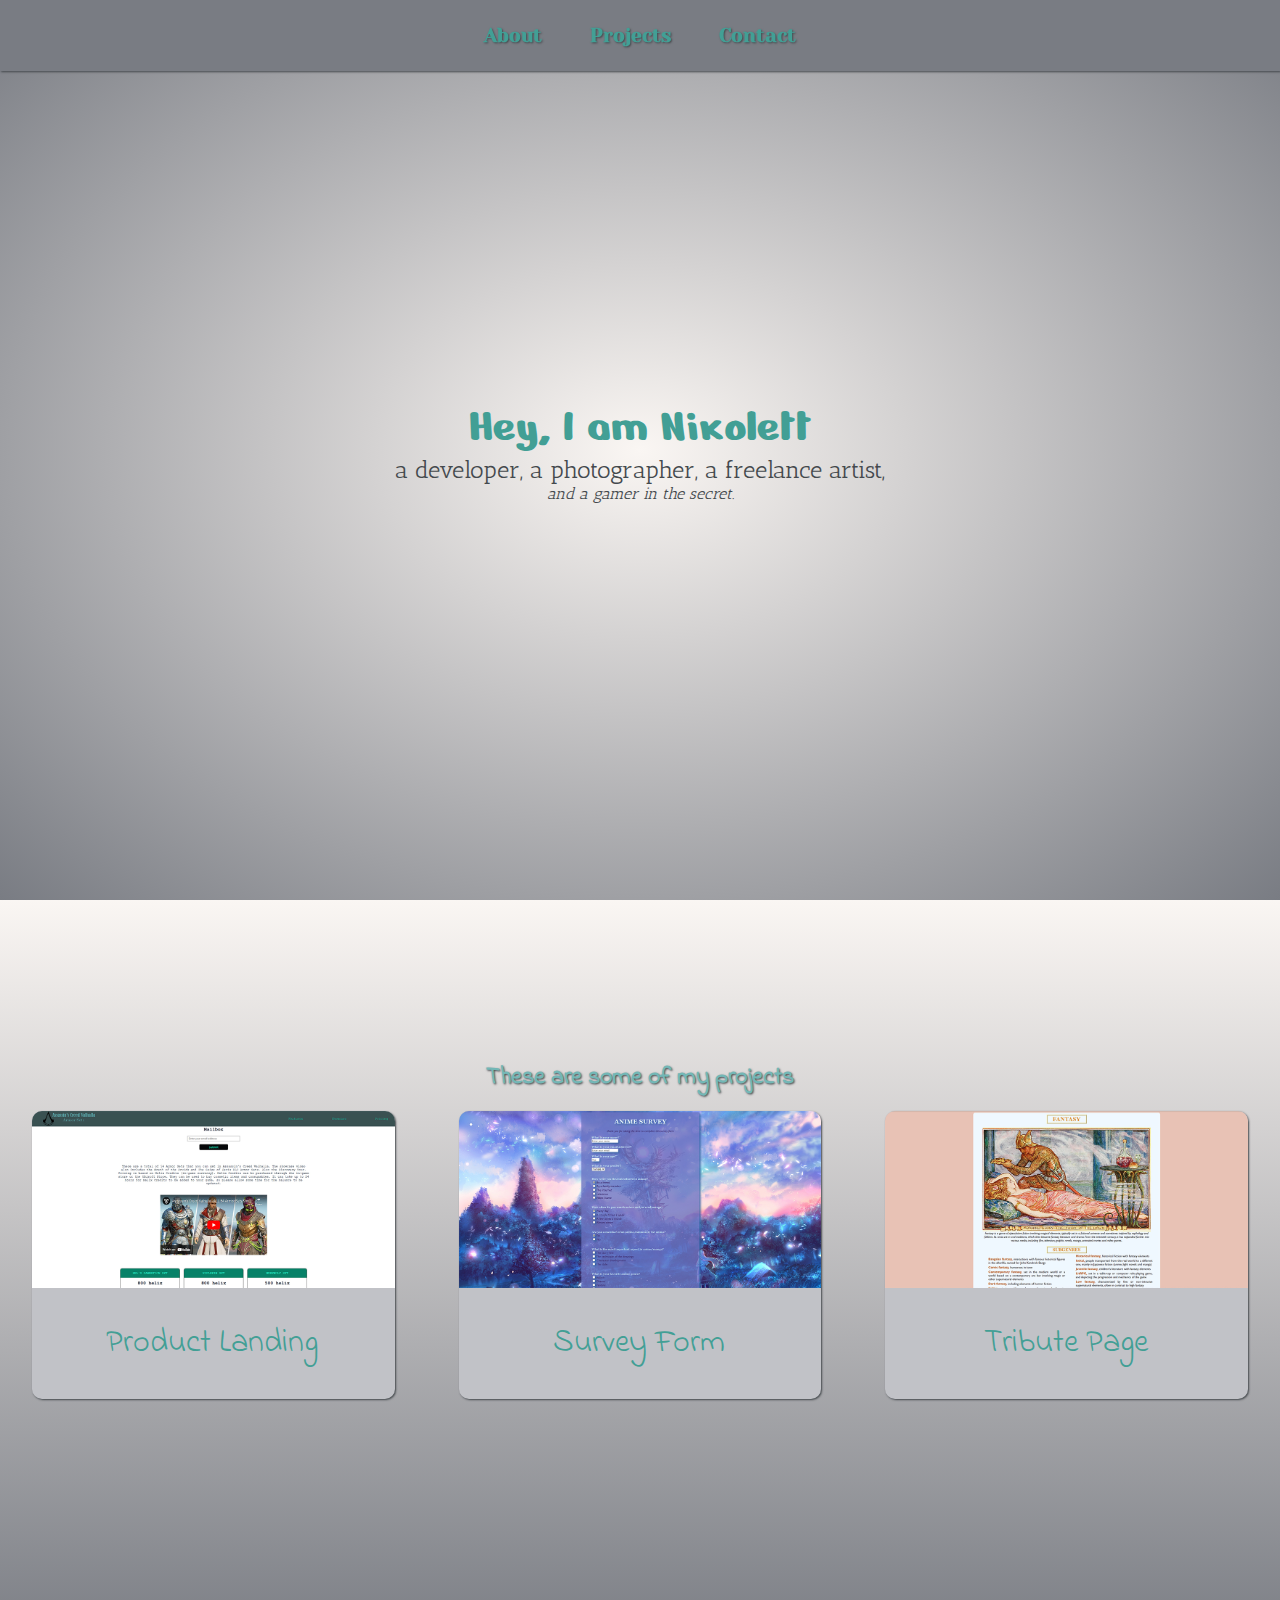
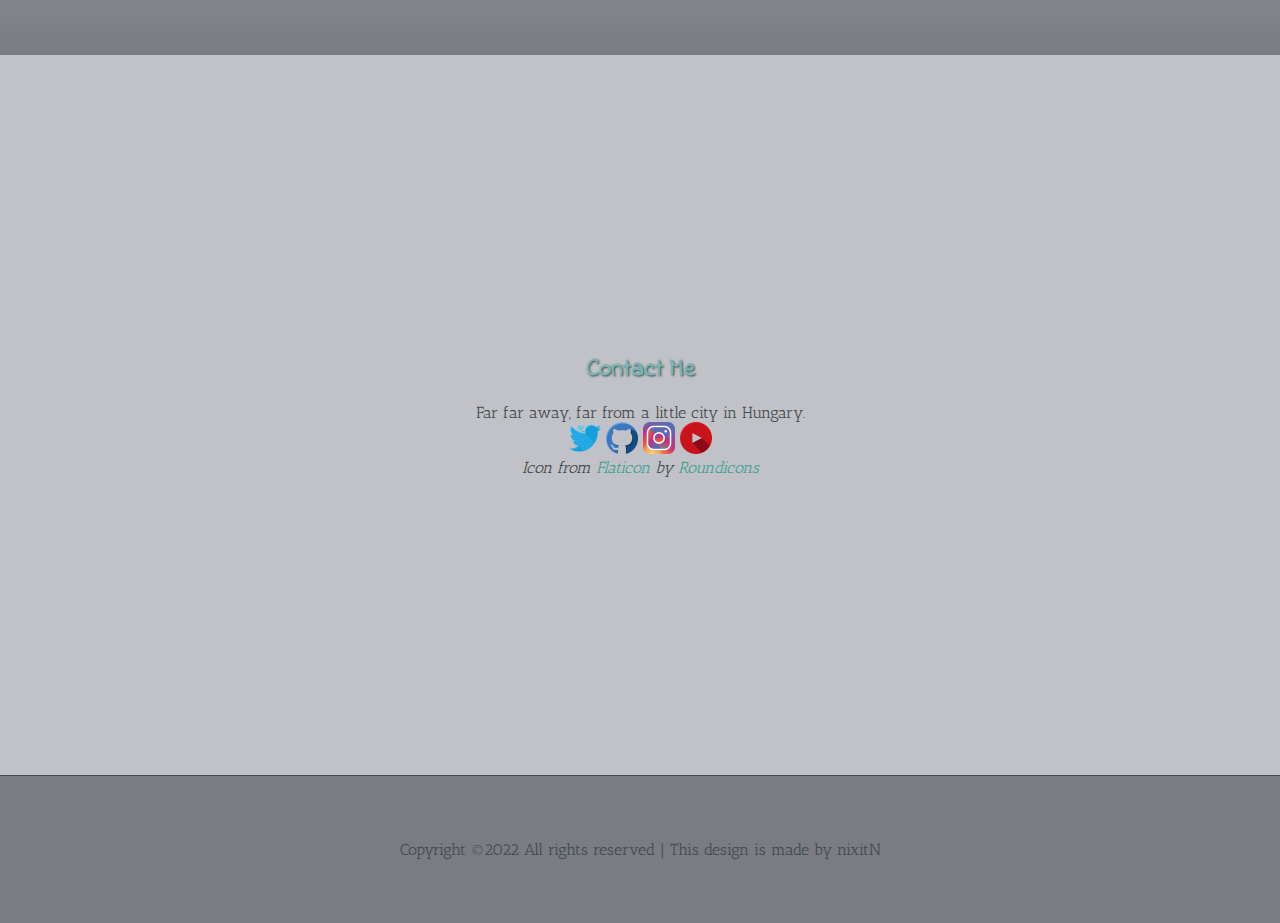
<file: personal-portfolio/index.html>
<!DOCTYPE html>
<html lang="en">
<head>
    <meta charset="UTF-8">
    <meta name="viewport" content="width=device-width, initial-scale=1.0">
    <link rel="stylesheet" href="style.css">
    <link rel="preconnect" href="https://fonts.googleapis.com">
    <link rel="preconnect" href="https://fonts.gstatic.com" crossorigin>
    <link href="https://fonts.googleapis.com/css2?family=Antic+Slab&family=Indie+Flower&family=Nerko+One&family=Yeseva+One&display=swap" rel="stylesheet">
    <title>nixitN's portfolio.</title>
</head>
<body>
  <nav id="navbar" class="navigation">
    <ul class="navigation-list">
        <li><a href="#welcome-section">About</a></li>
        <li><a href="#projects">Projects</a></li>
        <li><a href="#contact">Contact</a></li>
    </ul>
  </nav>
  
  <section id="welcome-section" class="welcome">
    <h1>Hey, I am Nikolett</h1>
    <p>a developer, a photographer, a freelance artist,</p>
    <p class="secret">and a gamer in the secret.</p>
  </section>

  <section id="projects" class="projects">
    <h2>These are some of my projects</h2>
    <div class="project-tile">
      <a href="https://github.com/nixitN/fcc-projects/tree/main/product-landing" target="_blank" class="project"><img src="images/project.jpg" alt="Product Landing">
        <p class="project-title"><span class="emblem">{</span>Product Landing<span class="emblem">}</span></p>
      </a>
      <a href="https://github.com/nixitN/fcc-projects/tree/main/survey-form" target="_blank" class="project"><img src="images/project1.jpg" alt="Survey Form">
        <p class="project-title"><span class="emblem">{</span>Survey Form<span class="emblem">}</span></p>
      </a>
      <a href="https://github.com/nixitN/fcc-projects/tree/main/tribute-page" target="_blank" class="project"><img src="images/project2.jpg" alt="Tribute Page">
        <p class="project-title"><span class="emblem">{</span>Tribute Page<span class="emblem">}</span></p>
      </a>
    </div>
  </section>

  <section id="contact" class="contact">
    <h2>Contact Me</h2>
    <p>Far far away, far from a little city in Hungary.</p>
    <p><a href="https://twitter.com/nixitNart" id="profile-link" target="_blank"><img src="images/twitter.png" alt="twitter" class="icons"></a> <a href="https://github.com/nixitn" id="profile-link" target="_blank"><img src="images/github.png" alt="github" class="icons"></a> <a href="https://www.instagram.com/nixitnart" id="profile-link" target="_blank"><img src="images/instagram.png" alt="instagram" class="icons"></a> <a href="https://www.youtube.com/@nixitn" id="profile-link" target="_blank"><img src="images/youtube.png" alt="youtube" class="icons"></a></p>
    <p><i>Icon from <a href="https://www.flaticon.com" target="_blank" rel="noopener noreferrer">Flaticon</a> by <a href="https://www.flaticon.com/authors/roundicons" target="_blank" rel="noopener noreferrer">Roundicons</a></i></p>
  </section>

  <footer>
    <p>Copyright ©2022 All rights reserved | This design is made by nixitN</p>
  </footer>
</body>
</html>
</file>
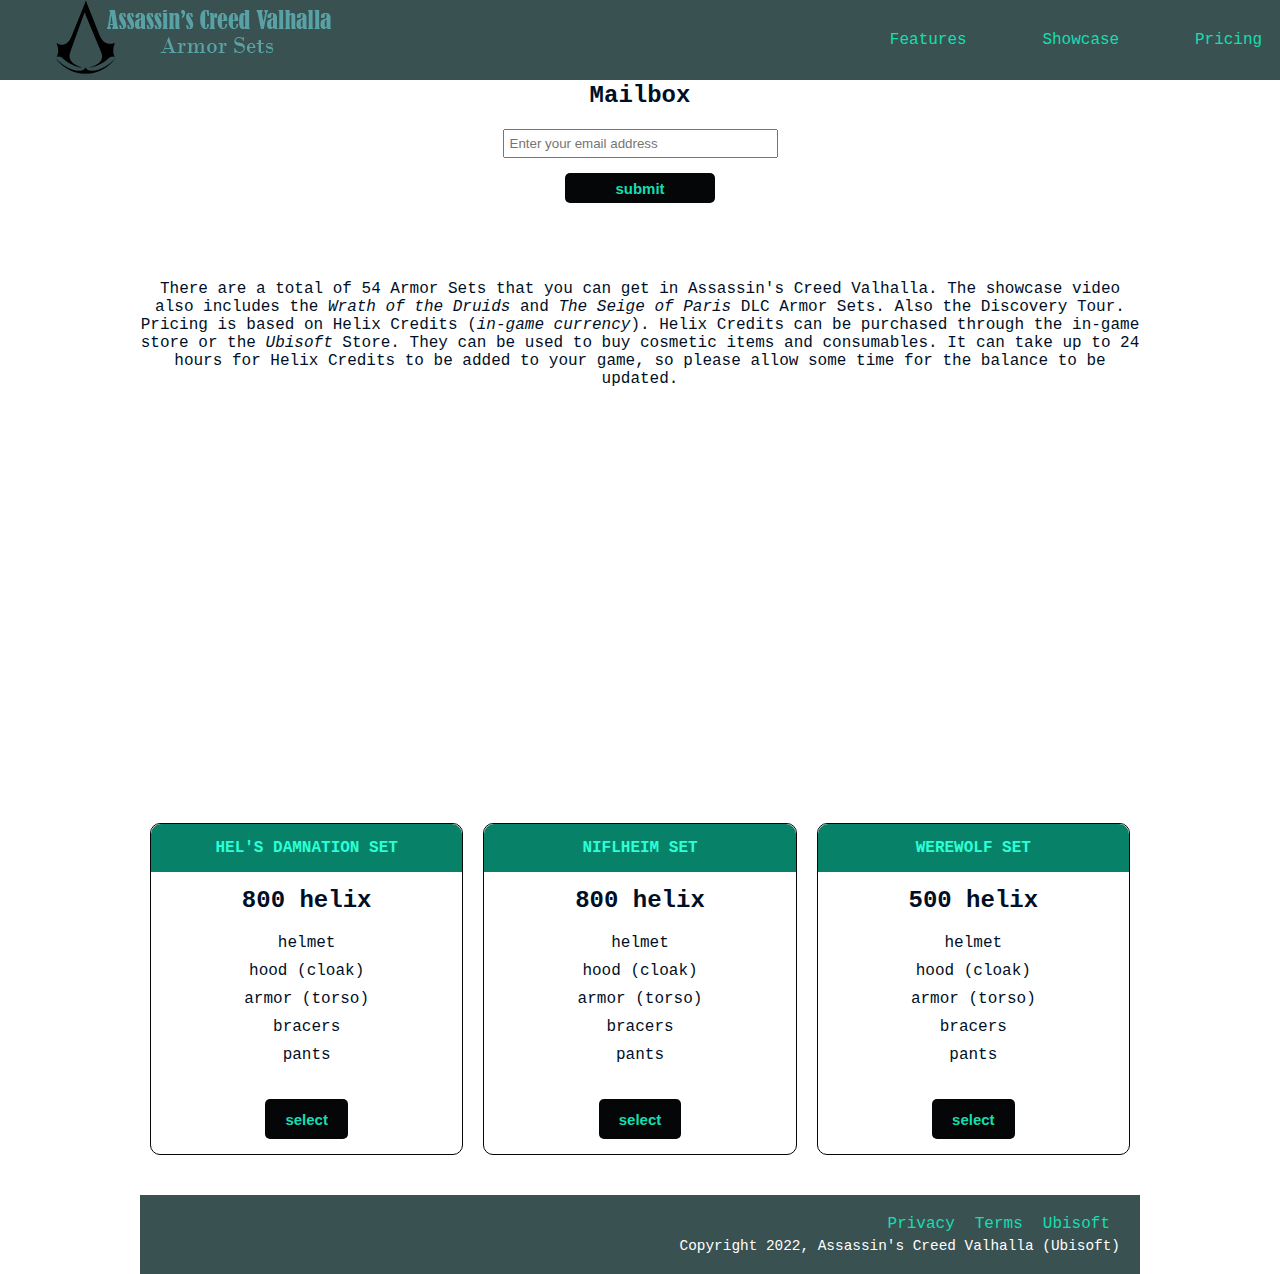
<file: product-landing/index.html>
<!DOCTYPE html>
<html lang="en">
<head>
    <meta charset="UTF-8">
    <meta name="viewport" content="width=device-width, initial-scale=1.0">
    <link rel="stylesheet" href="style.css">
    <title>AC: Valhalla's Armor Sets</title>
</head>
<body>
    <div id="wrapper">
        <header id="header">
            <div class="logo">
                <img id="header-img" src="logo.png" alt="logo here">
            </div>
            <nav id="nav-bar">
                <ul>
                    <li ><a href="#features" class="nav-link">Features</a></li>
                    <li ><a href="#showcase" class="nav-link">Showcase</a></li>
                    <li ><a href="#pricing" class="nav-link">Pricing</a></li>
                </ul>
            </nav>
        </header>

        <section id="mail-box">
            <h2>Mailbox</h2>
            <form action="https://www.freecodecamp.com/email-submit" id="form">
                <input type="email" id="email" name="email" placeholder="Enter your email address" required>
                <input type="submit" id="submit" value="Submit" class="button">
            </form>
        </section>

        <div class="container">
            <section id="features">
                <p>There are a total of 54 Armor Sets that you can get in Assassin's Creed Valhalla. The showcase video also includes the <i>Wrath of the Druids</i> and <i>The Seige of Paris</i> DLC Armor Sets. Also the Discovery Tour. Pricing is based on Helix Credits (<i>in-game currency</i>). Helix Credits can be purchased through the in-game store or the <i>Ubisoft</i> Store. They can be used to buy cosmetic items and consumables. It can take up to 24 hours for Helix Credits to be added to your game, so please allow some time for the balance to be updated.</p>
                </ul>
            </section>
            <section id="showcase">
                <iframe id="video" width="100%" height="315" src="https://www.youtube.com/embed/c3igy8fjGf0" title="All 54 Armor Sets Showcase" frameborder="0" allow="accelerometer; autoplay; clipboard-write; encrypted-media; gyroscope; picture-in-picture" allowfullscreen></iframe>
            </section>
            <section id="pricing">
                <div class="set" id="hels-damnation-set">
                    <div class="armor">Hel's Damnation Set</div>
                    <h2>800 helix</h2>
                    <ol>
                        <li>helmet</li>
                        <li>hood (cloak)</li>
                        <li>armor (torso)</li>
                        <li>bracers</li>
                        <li>pants</li>
                    </ol>
                    <button class="button">Select</button>
                </div>
                <div class="set" id="niflheim-set">
                    <div class="armor">Niflheim Set</div>
                    <h2>800 helix</h2>
                    <ol>
                        <li>helmet</li>
                        <li>hood (cloak)</li>
                        <li>armor (torso)</li>
                        <li>bracers</li>
                        <li>pants</li>
                    </ol>
                    <button class="button">Select</button>
                </div>
                <div class="set" id="werewolf-set">
                    <div class="armor">Werewolf Set</div>
                    <h2>500 helix</h2>
                    <ol>
                        <li>helmet</li>
                        <li>hood (cloak)</li>
                        <li>armor (torso)</li>
                        <li>bracers</li>
                        <li>pants</li>
                    </ol>
                    <button class="button">Select</button>
                </div>
            </section>
            <footer>
                <ul>
                    <li><a href="#">Privacy</a></li>
                    <li><a href="#">Terms</a></li>
                    <li><a href="https://www.ubisoft.com/en-gb/" target="_blank">Ubisoft</a></li>
                </ul>
                <span>Copyright 2022, Assassin's Creed Valhalla (Ubisoft)</span>
            </footer>
        </div>
    </div>   
</body>
</html>
</file>
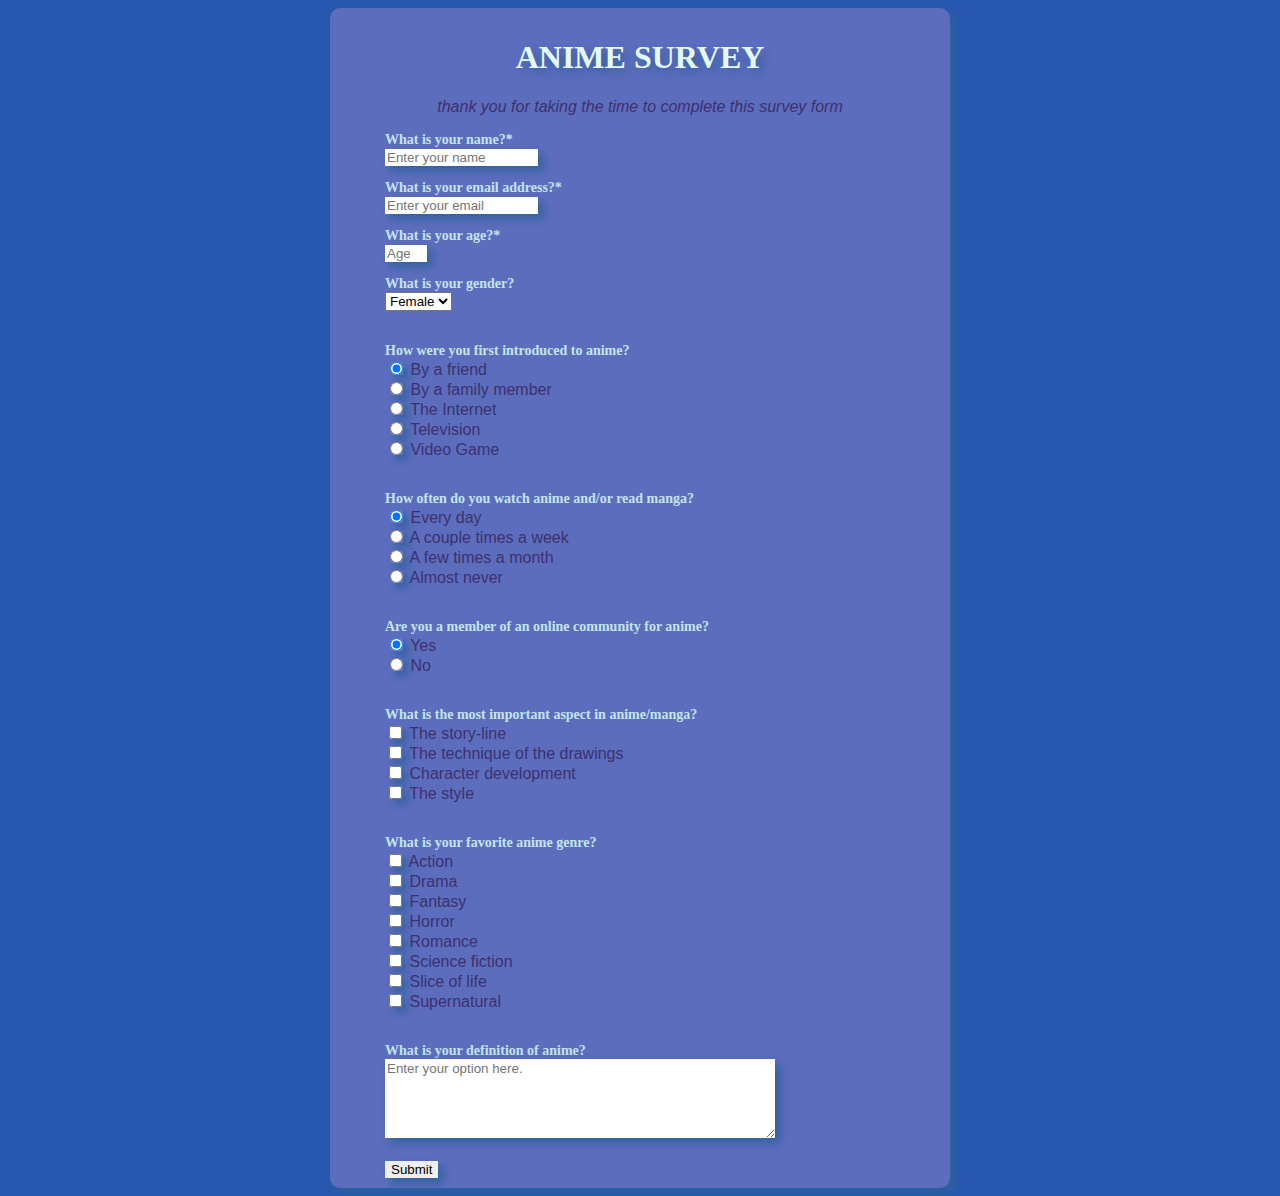
<file: survey-form/index.html>
<!DOCTYPE html>
<html>
<head>
    <meta charset="UTF-8">
    <title>Survey Form</title>
    <link rel="stylesheet" href="style.css">
</head>
<body>
    
    <div id="content">
        <div id="header">
            <h1 id="title">Anime Survey</h1>
            <p id="description">Thank you for taking the time to complete this survey form</p>
        </div>

        <form id="survey-form">
            <label for="name" id="name-label"><h3>What is your name?*</h3></label>
            <input id="name" type="text" name="name" placeholder="Enter your name" required><br>

            <label for="email" id="email-label"><h3>What is your email address?*</h3></label>
            <input id="email" type="email" name="email" placeholder="Enter your email" required><br>

            <label for="age" id="number-label"><h3>What is your age?*</h3></label>
            <input id="number" type="number" name="age" min="3" max="100" placeholder="Age" required><br>

            <label for="gender" id="dropdown"><h3>What is your gender?</h3></label>
                <select id="dropdown">
                    <option value="female">Female</option>
                    <option value="male">Male</option>
                    <option value="other">Other</option>
                </select>

                <br><br>

            <label for="1st-introduced" id="1st-introduced"><h3>How were you first introduced to anime?</h3></label>
                <input id="radio" type="radio" name="1st-introduced" value="By a friend" checked>
                <label for="1st-introduced">By a friend</label><br>
                <input id="radio" type="radio" name="1st-introduced" value="By a family member">
                <label for="1st-introduced">By a family member</label><br>
                <input id="radio" type="radio" name="1st-introduced" value="The Internet">
                <label for="1st-introduced">The Internet</label><br>
                <input id="radio" type="radio" name="1st-introduced" value="Television">
                <label for="1st-introduced">Television</label><br>
                <input id="radio" type="radio" name="1st-introduced" value="Video Game">
                <label for="1st-introduced">Video Game</label>

                <br><br>

            <label for="watch-read" id="watch-read"><h3>How often do you watch anime and/or read manga?</h3></label>
                <input id="radio" type="radio" name="watch-read" value="Every day" checked>
                <label for="watch-read">Every day</label><br>
                <input id="radio" type="radio" name="watch-read" value="A couple times a week">
                <label for="watch-read">A couple times a week</label><br>
                <input id="radio" type="radio" name="watch-read" value="A few times a month">
                <label for="watch-read">A few times a month</label><br>
                <input id="radio" type="radio" name="watch-read" value="Almost never">
                <label for="watch-read">Almost never</label>

                <br><br>


            <label for="online-community" id="online-community"><h3>Are you a member of an online community for anime?</h3></label>
                <input id="radio" type="radio" name="online-community" value="yes" checked>
                <label for="online-community">Yes</label><br>
                <input id="radio" type="radio" name="online-community" value="no">
                <label for="online-community">No</label>

                <br><br>

            <label for="important-aspect"><h3>What is the most important aspect in anime/manga?</h3></label>
                <input id="checkbox" type="checkbox" name="important-aspect" value="The story-line">
                <label for="checkbox">The story-line</label><br>
                <input id="checkbox" type="checkbox" name="important-aspect" value="The technique of the drawings">
                <label for="checkbox">The technique of the drawings</label><br>
                <input id="checkbox" type="checkbox" name="important-aspect" value="Character development">
                <label for="checkbox">Character development</label><br>
                <input id="checkbox" type="checkbox" name="important-aspect" value="The style">
                <label for="checkbox">The style</label>

                <br><br>

            <label for="favorite-genre"><h3>What is your favorite anime genre?</h3></label>
                <input id="checkbox" type="checkbox" name="favorite-genre" value="Action">
                <label for="favorite-genre">Action</label><br>
                <input id="checkbox" type="checkbox" name="favorite-genre" value="Drama">
                <label for="favorite-genre">Drama</label><br>
                <input id="checkbox" type="checkbox" name="favorite-genre" value="Fantasy">
                <label for="favorite-genre">Fantasy</label><br>
                <input id="checkbox" type="checkbox" name="favorite-genre" value="Horror">
                <label for="favorite-genre">Horror</label><br>
                <input id="checkbox" type="checkbox" name="favorite-genre" value="Romance">
                <label for="favorite-genre">Romance</label><br>
                <input id="checkbox" type="checkbox" name="favorite-genre" value="Science fiction">
                <label for="favorite-genre">Science fiction</label><br>
                <input id="checkbox" type="checkbox" name="favorite-genre" value="Slice of life">
                <label for="favorite-genre">Slice of life</label><br>
                <input id="checkbox" type="checkbox" name="favorite-genre" value="Supernatural">
                <label for="favorite-genre">Supernatural</label>

                <br><br>

            <label for="textarea"><h3>What is your definition of anime?</h3></label>
                <textarea name="comments" id="textarea" cols="50" rows="5" placeholder="Enter your option here."></textarea>

            <br><br>

            <input id="submit" type="submit" value="Submit">
        </form>
    </div>

</body>
</html>
</file>
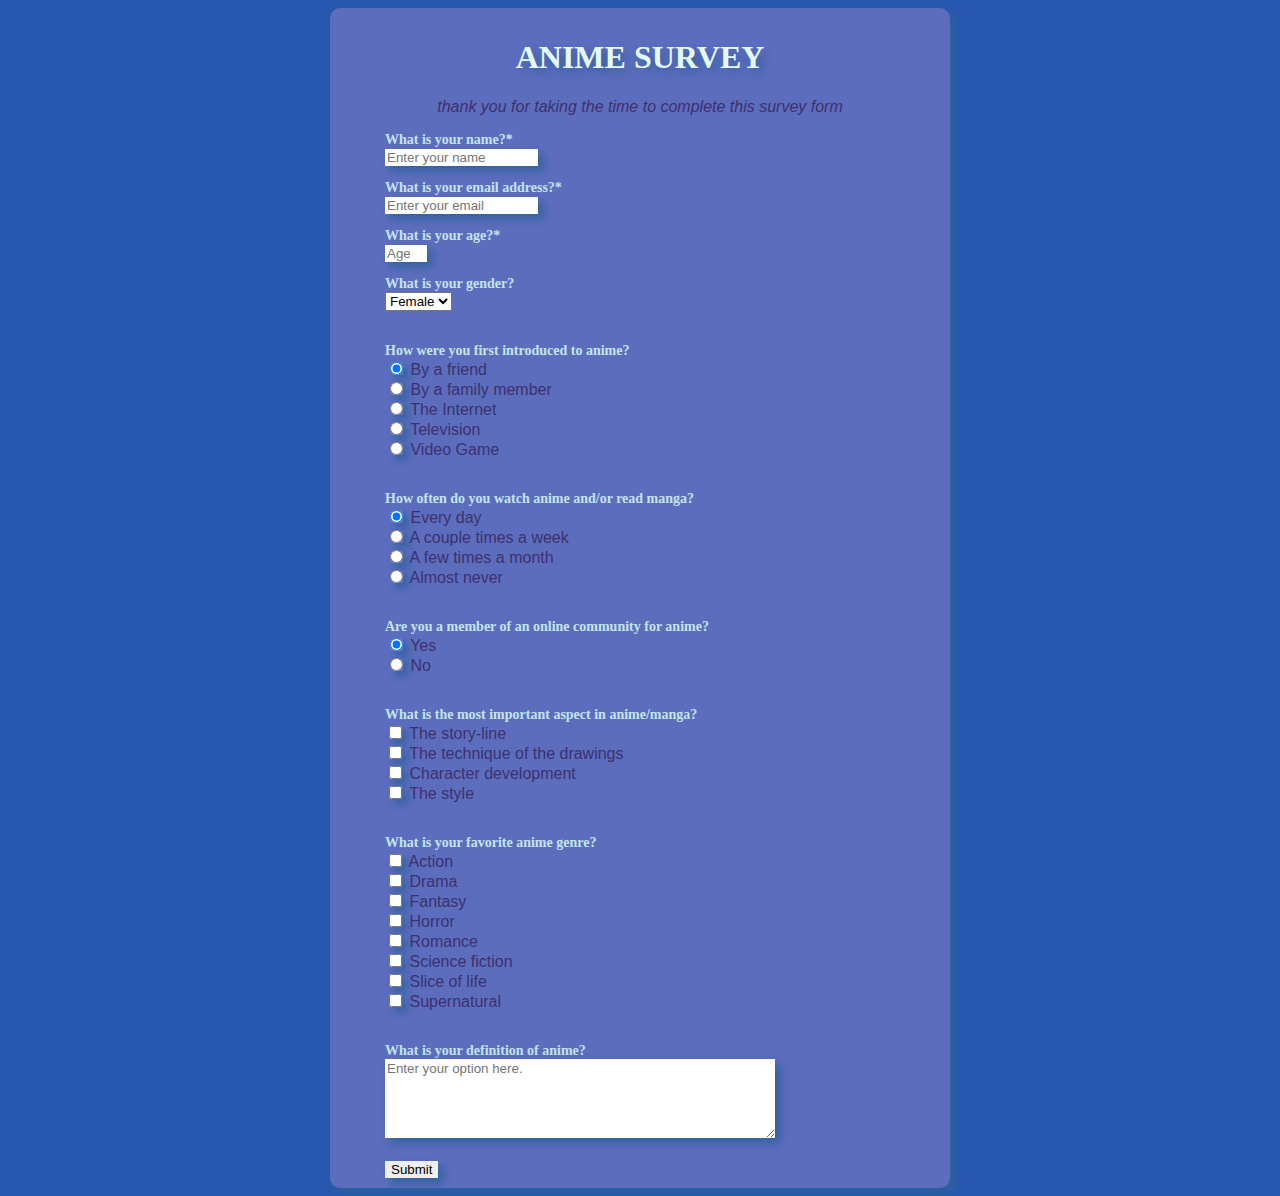
<file: responsive-web-design/survey-form/index.html>
<!DOCTYPE html>
<html>
<head>
    <meta charset="UTF-8">
    <title>Anime Survey Form</title>
    <link rel="stylesheet" href="style.css">
</head>
<body>
    
    <div id="content">
        <div id="header">
            <h1 id="title">Anime Survey</h1>
            <p id="description">Thank you for taking the time to complete this survey form</p>
        </div>

        <form id="survey-form">
            <label for="name" id="name-label"><h3>What is your name?*</h3></label>
            <input id="name" type="text" name="name" placeholder="Enter your name" required><br>

            <label for="email" id="email-label"><h3>What is your email address?*</h3></label>
            <input id="email" type="email" name="email" placeholder="Enter your email" required><br>

            <label for="age" id="number-label"><h3>What is your age?*</h3></label>
            <input id="number" type="number" name="age" min="3" max="100" placeholder="Age" required><br>

            <label for="gender" id="dropdown"><h3>What is your gender?</h3></label>
                <select id="dropdown">
                    <option value="female">Female</option>
                    <option value="male">Male</option>
                    <option value="other">Other</option>
                </select>

                <br><br>

            <label for="1st-introduced" id="1st-introduced"><h3>How were you first introduced to anime?</h3></label>
                <input id="radio" type="radio" name="1st-introduced" value="By a friend" checked>
                <label for="1st-introduced">By a friend</label><br>
                <input id="radio" type="radio" name="1st-introduced" value="By a family member">
                <label for="1st-introduced">By a family member</label><br>
                <input id="radio" type="radio" name="1st-introduced" value="The Internet">
                <label for="1st-introduced">The Internet</label><br>
                <input id="radio" type="radio" name="1st-introduced" value="Television">
                <label for="1st-introduced">Television</label><br>
                <input id="radio" type="radio" name="1st-introduced" value="Video Game">
                <label for="1st-introduced">Video Game</label>

                <br><br>

            <label for="watch-read" id="watch-read"><h3>How often do you watch anime and/or read manga?</h3></label>
                <input id="radio" type="radio" name="watch-read" value="Every day" checked>
                <label for="watch-read">Every day</label><br>
                <input id="radio" type="radio" name="watch-read" value="A couple times a week">
                <label for="watch-read">A couple times a week</label><br>
                <input id="radio" type="radio" name="watch-read" value="A few times a month">
                <label for="watch-read">A few times a month</label><br>
                <input id="radio" type="radio" name="watch-read" value="Almost never">
                <label for="watch-read">Almost never</label>

                <br><br>


            <label for="online-community" id="online-community"><h3>Are you a member of an online community for anime?</h3></label>
                <input id="radio" type="radio" name="online-community" value="yes" checked>
                <label for="online-community">Yes</label><br>
                <input id="radio" type="radio" name="online-community" value="no">
                <label for="online-community">No</label>

                <br><br>

            <label for="important-aspect"><h3>What is the most important aspect in anime/manga?</h3></label>
                <input id="checkbox" type="checkbox" name="important-aspect" value="The story-line">
                <label for="checkbox">The story-line</label><br>
                <input id="checkbox" type="checkbox" name="important-aspect" value="The technique of the drawings">
                <label for="checkbox">The technique of the drawings</label><br>
                <input id="checkbox" type="checkbox" name="important-aspect" value="Character development">
                <label for="checkbox">Character development</label><br>
                <input id="checkbox" type="checkbox" name="important-aspect" value="The style">
                <label for="checkbox">The style</label>

                <br><br>

            <label for="favorite-genre"><h3>What is your favorite anime genre?</h3></label>
                <input id="checkbox" type="checkbox" name="favorite-genre" value="Action">
                <label for="favorite-genre">Action</label><br>
                <input id="checkbox" type="checkbox" name="favorite-genre" value="Drama">
                <label for="favorite-genre">Drama</label><br>
                <input id="checkbox" type="checkbox" name="favorite-genre" value="Fantasy">
                <label for="favorite-genre">Fantasy</label><br>
                <input id="checkbox" type="checkbox" name="favorite-genre" value="Horror">
                <label for="favorite-genre">Horror</label><br>
                <input id="checkbox" type="checkbox" name="favorite-genre" value="Romance">
                <label for="favorite-genre">Romance</label><br>
                <input id="checkbox" type="checkbox" name="favorite-genre" value="Science fiction">
                <label for="favorite-genre">Science fiction</label><br>
                <input id="checkbox" type="checkbox" name="favorite-genre" value="Slice of life">
                <label for="favorite-genre">Slice of life</label><br>
                <input id="checkbox" type="checkbox" name="favorite-genre" value="Supernatural">
                <label for="favorite-genre">Supernatural</label>

                <br><br>

            <label for="textarea"><h3>What is your definition of anime?</h3></label>
                <textarea name="comments" id="textarea" cols="50" rows="5" placeholder="Enter your option here."></textarea>

            <br><br>

            <input id="submit" type="submit" value="Submit">
        </form>
    </div>

</body>
</html>
</file>
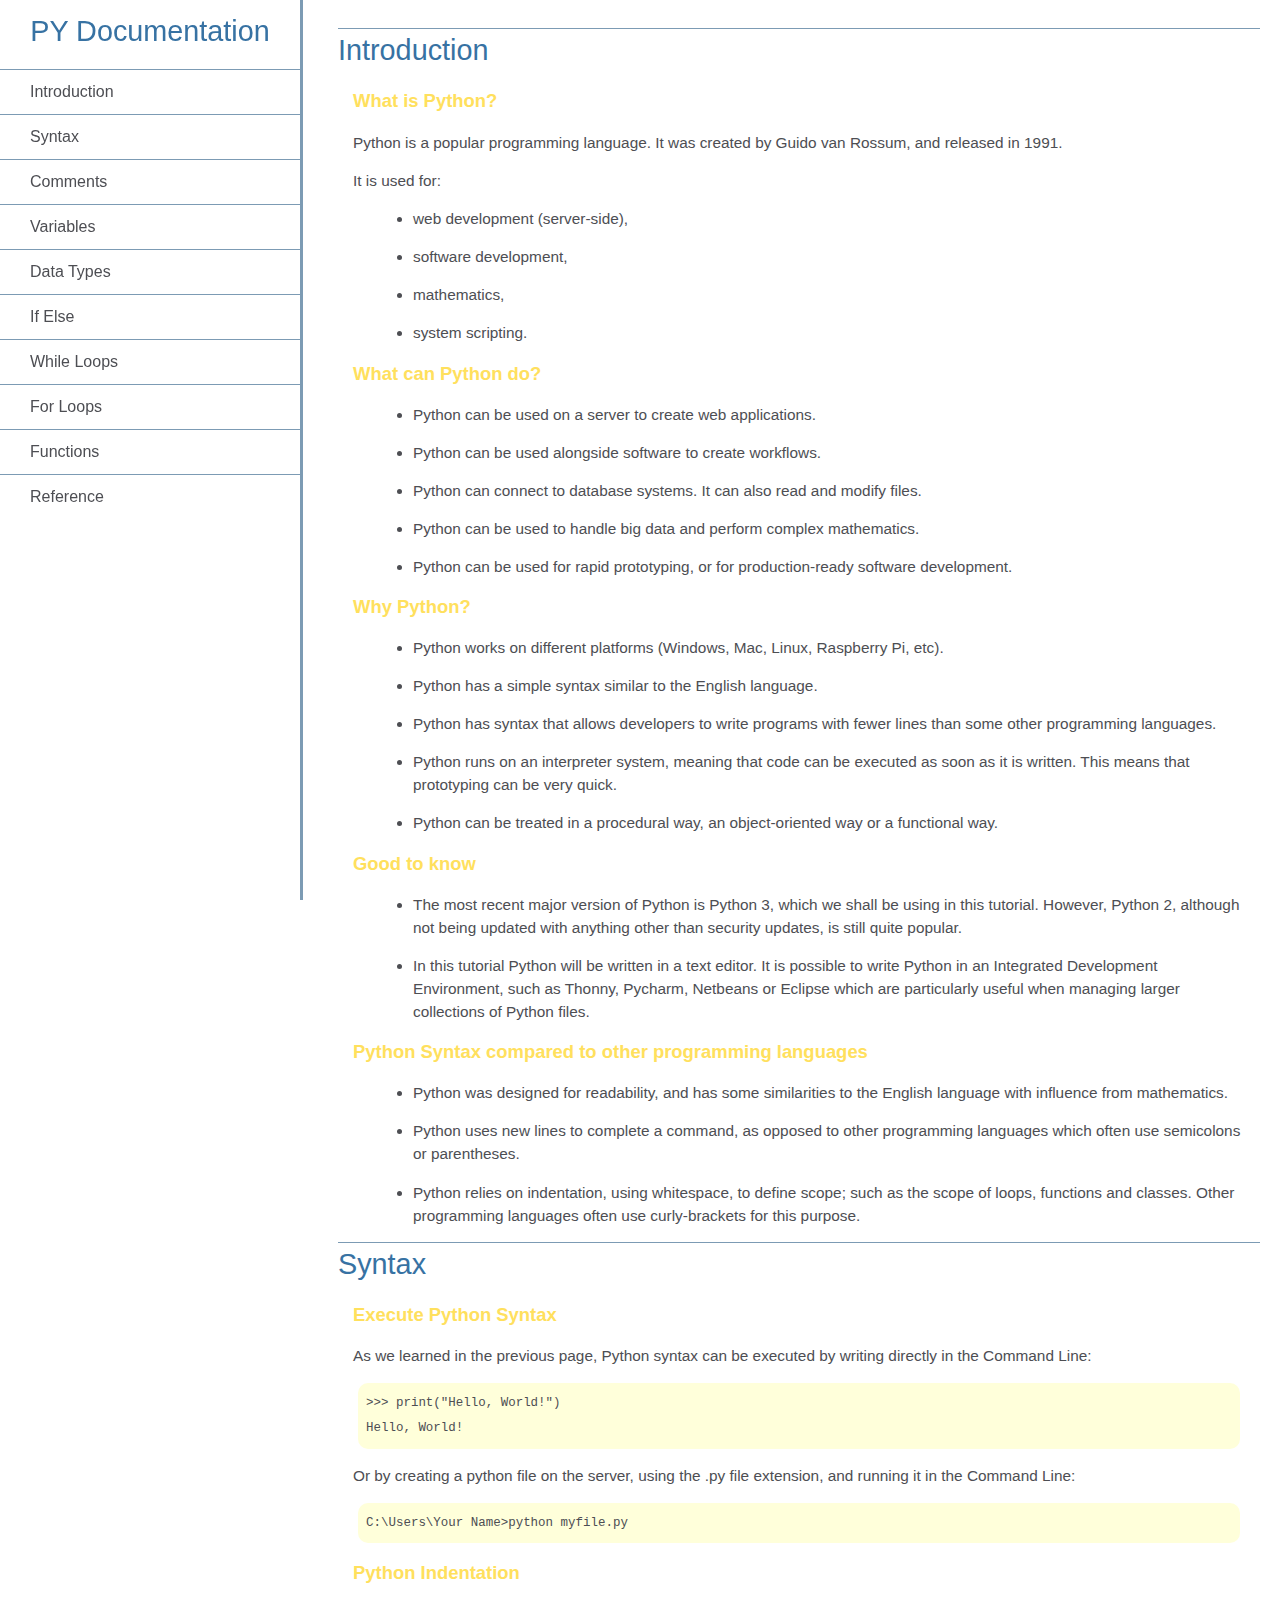
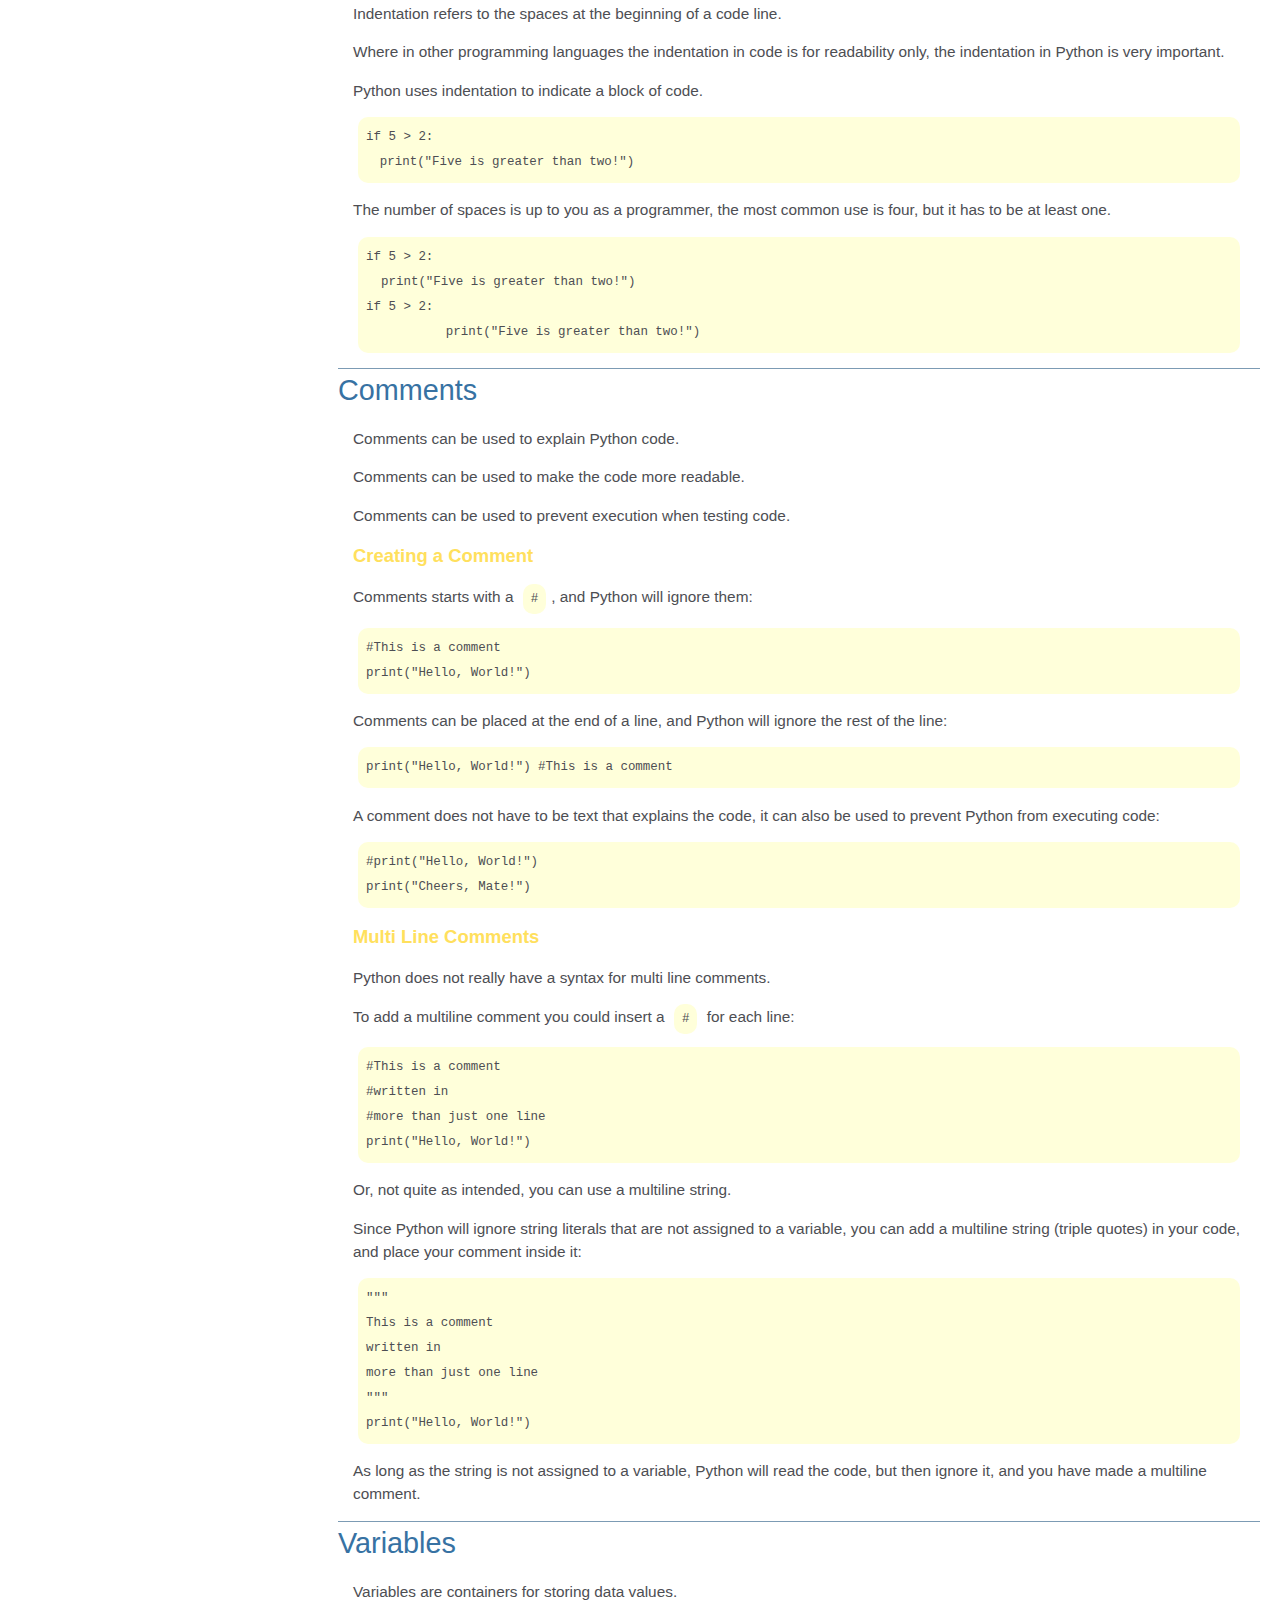
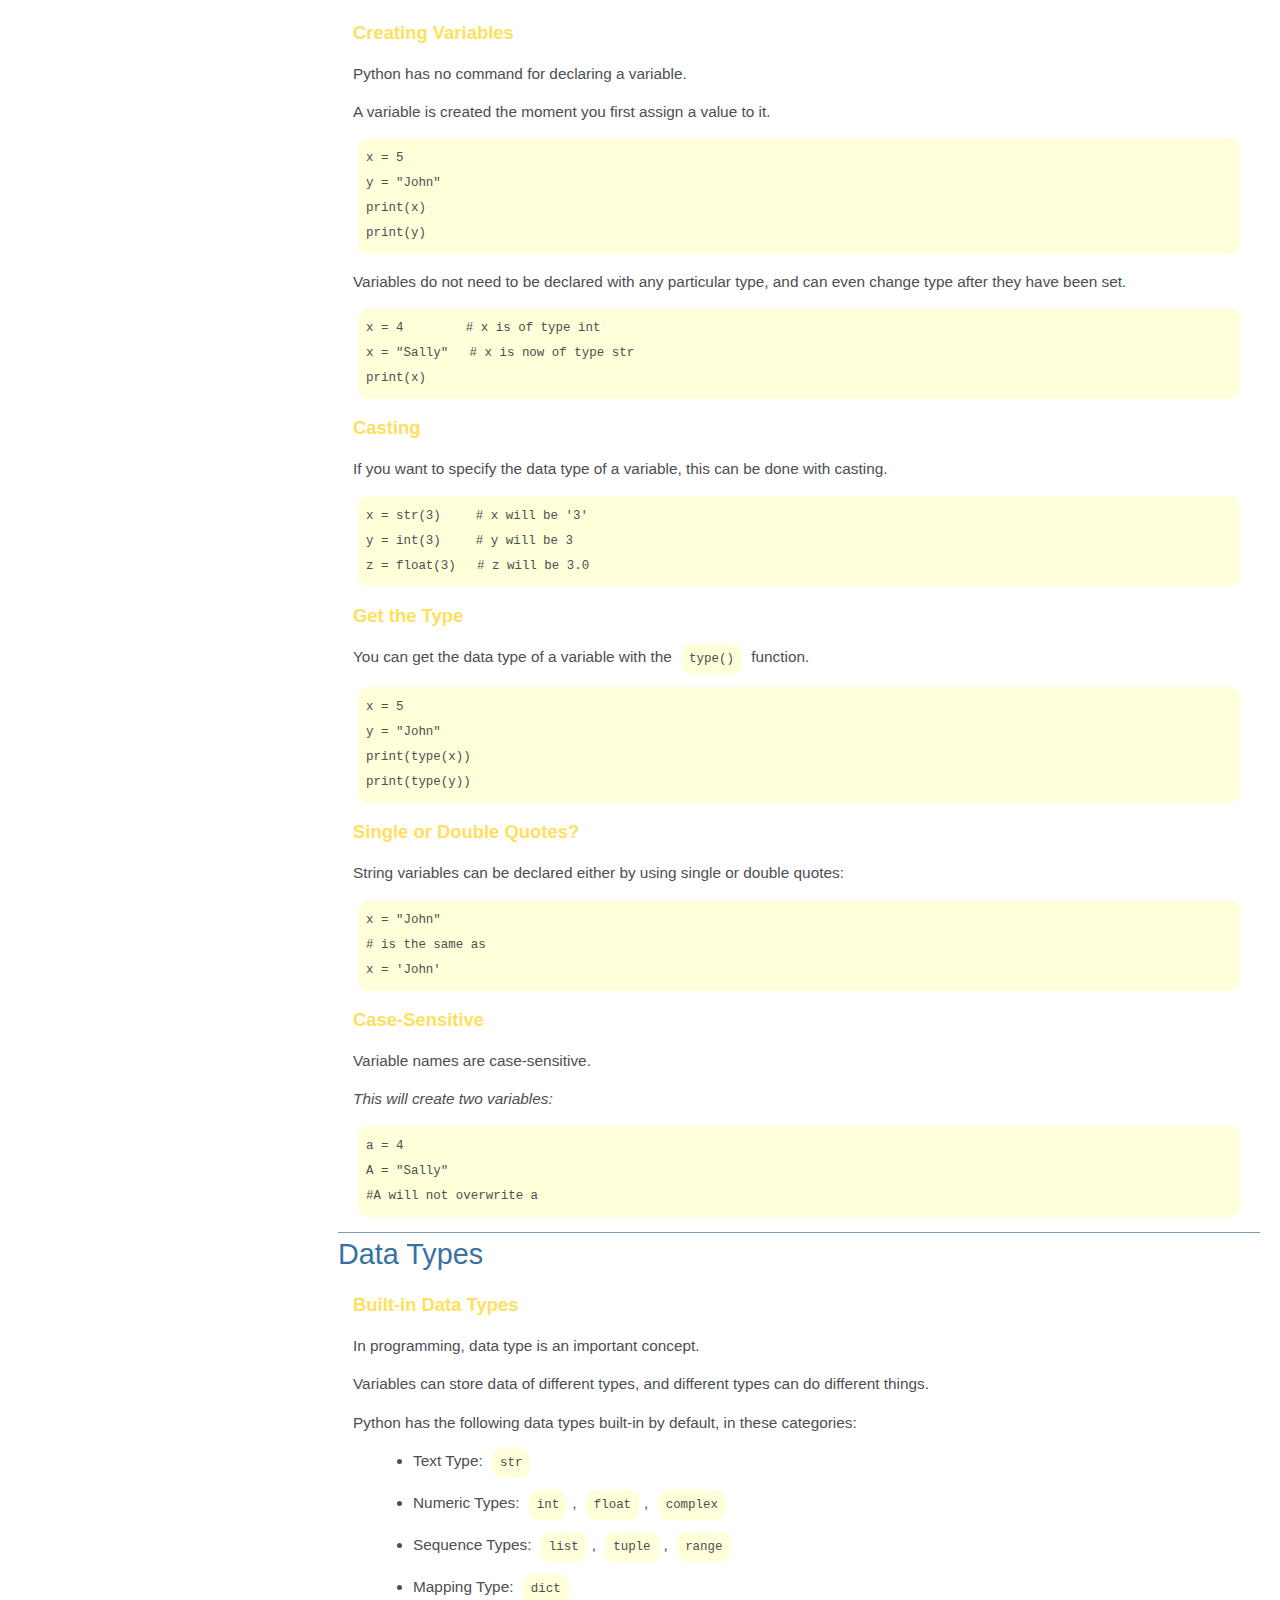
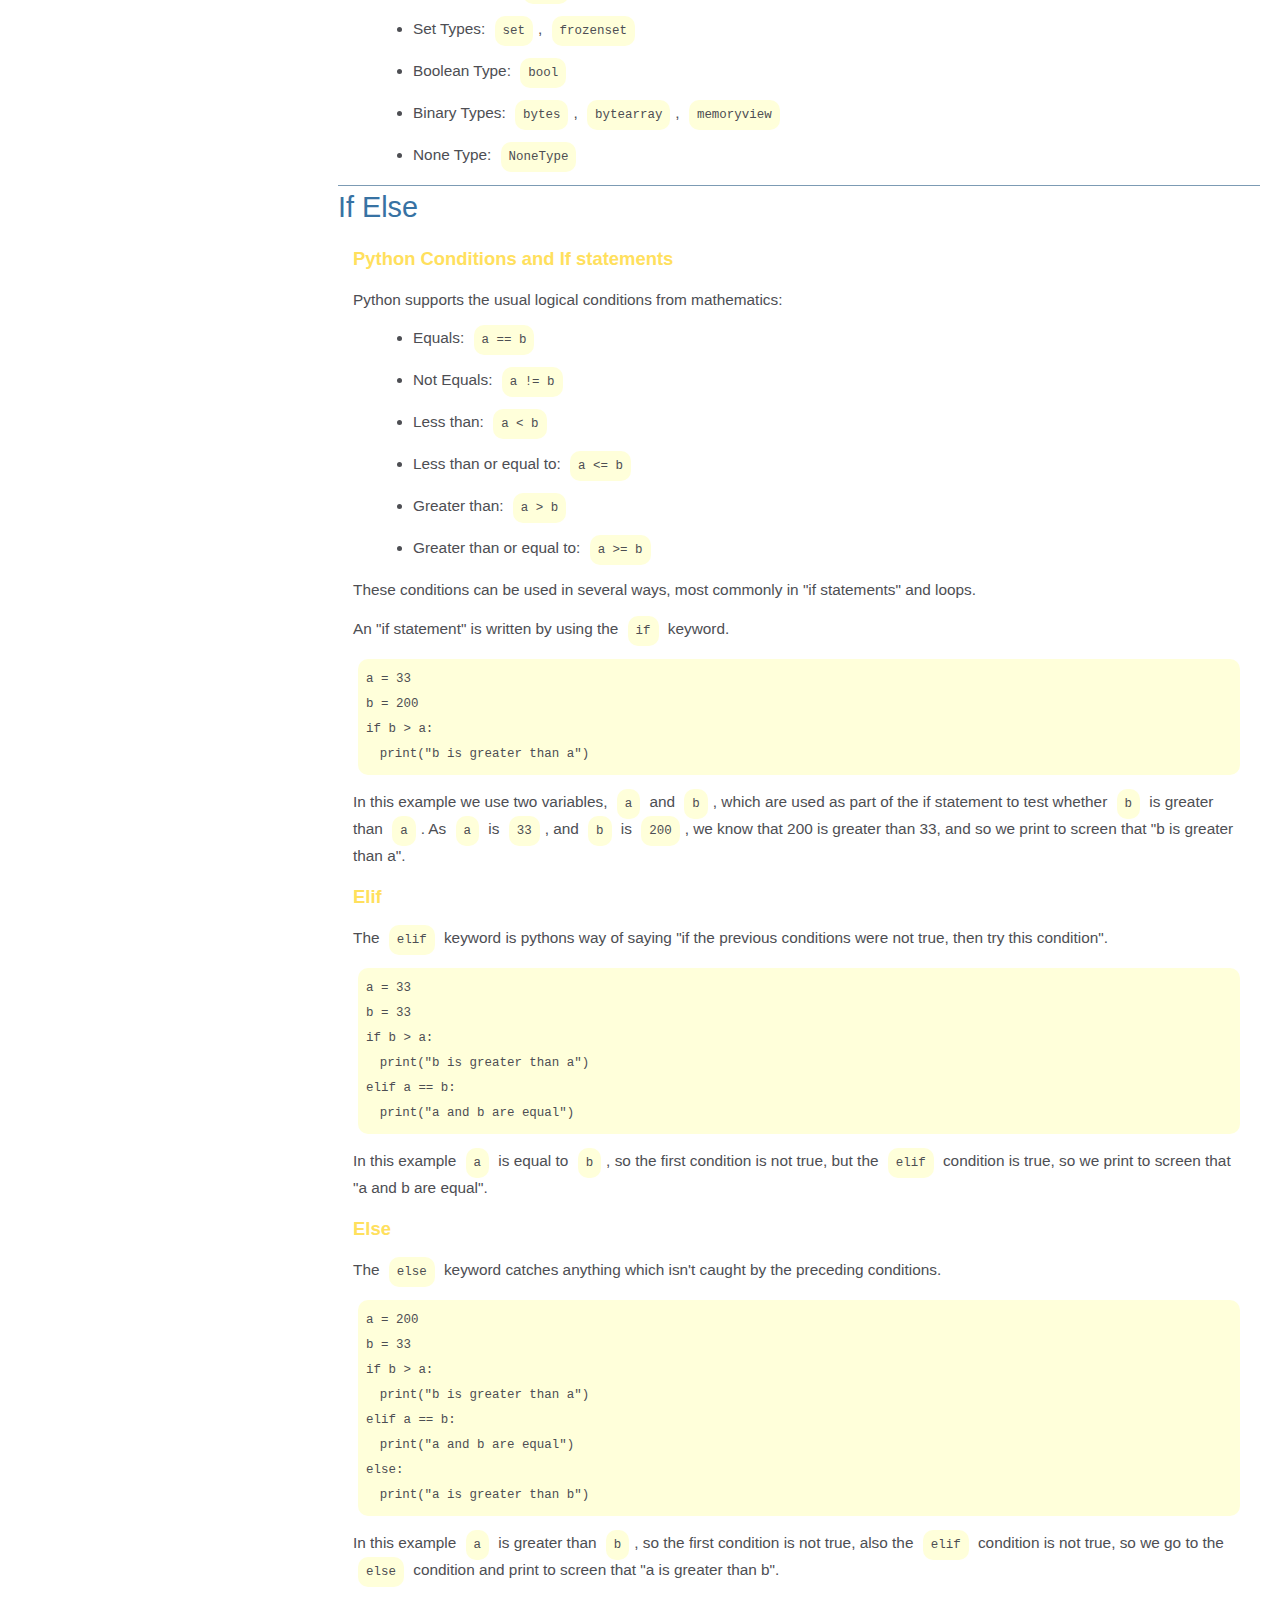
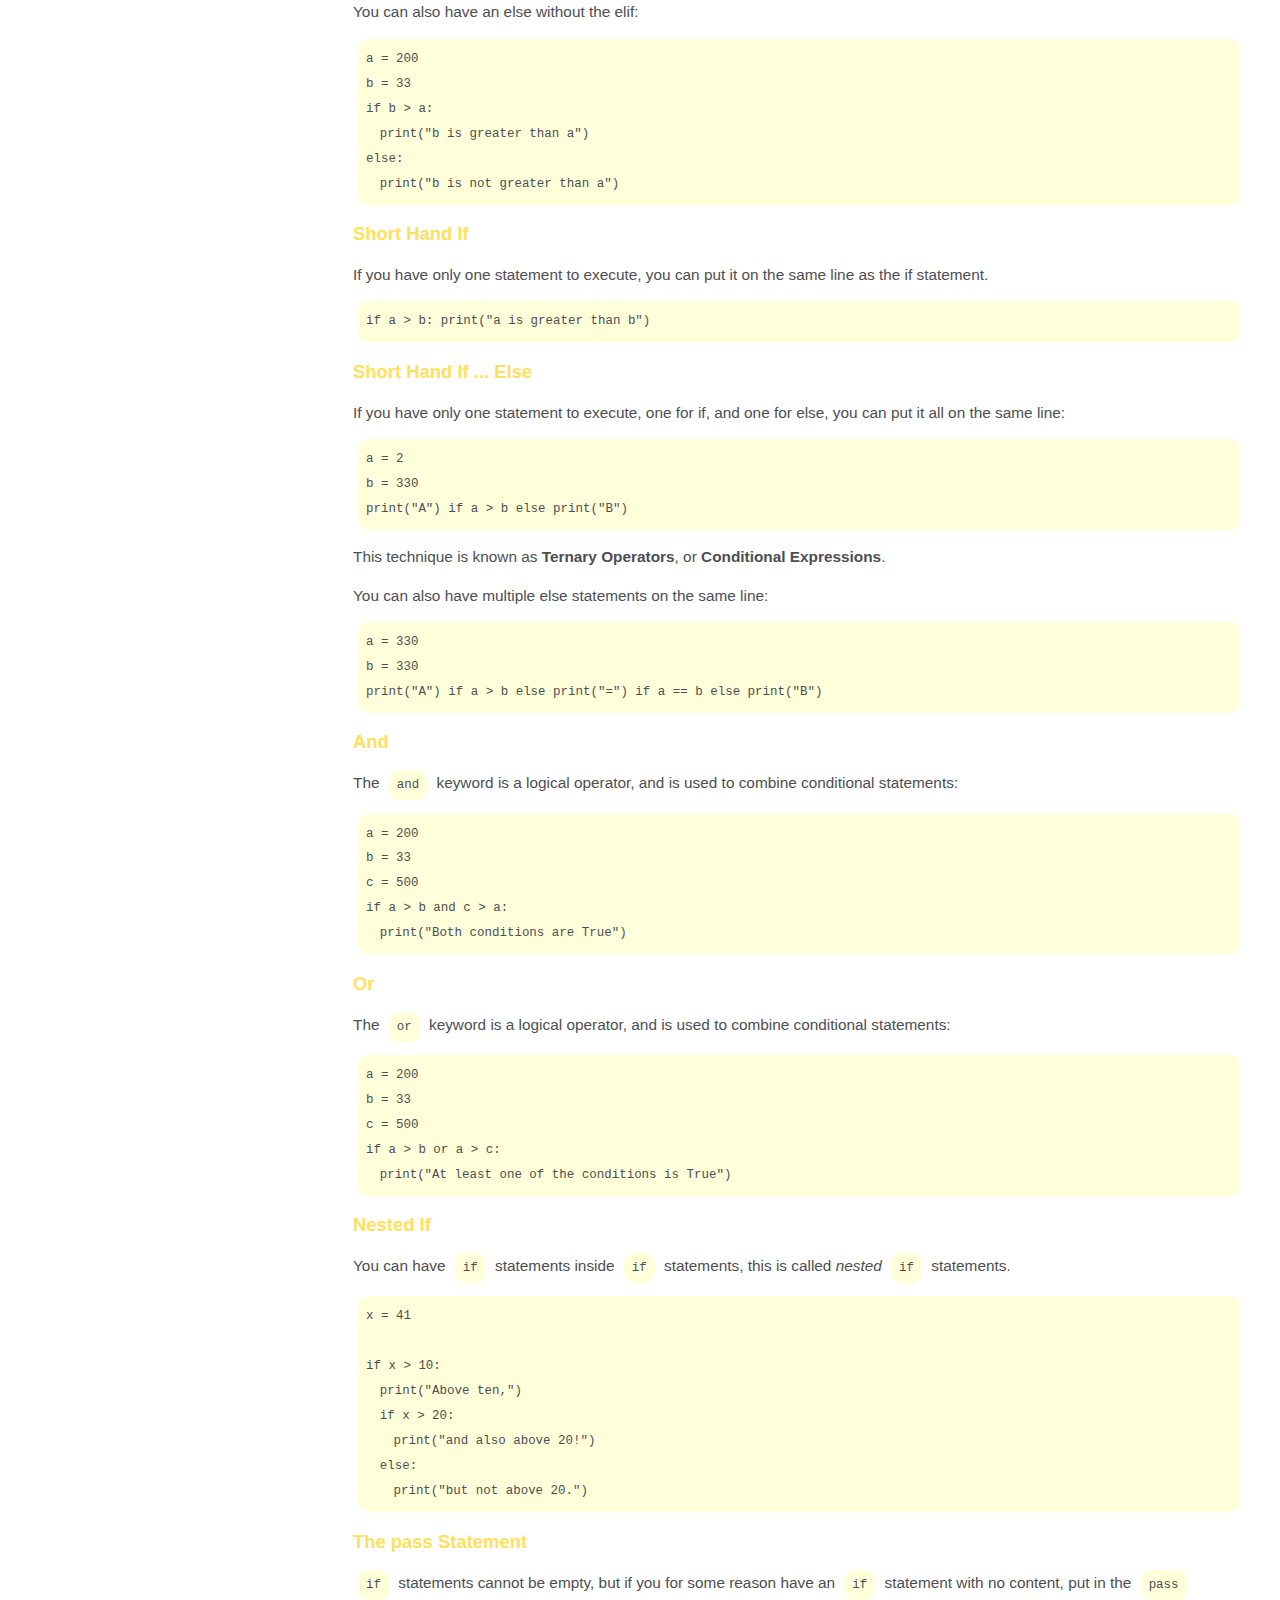
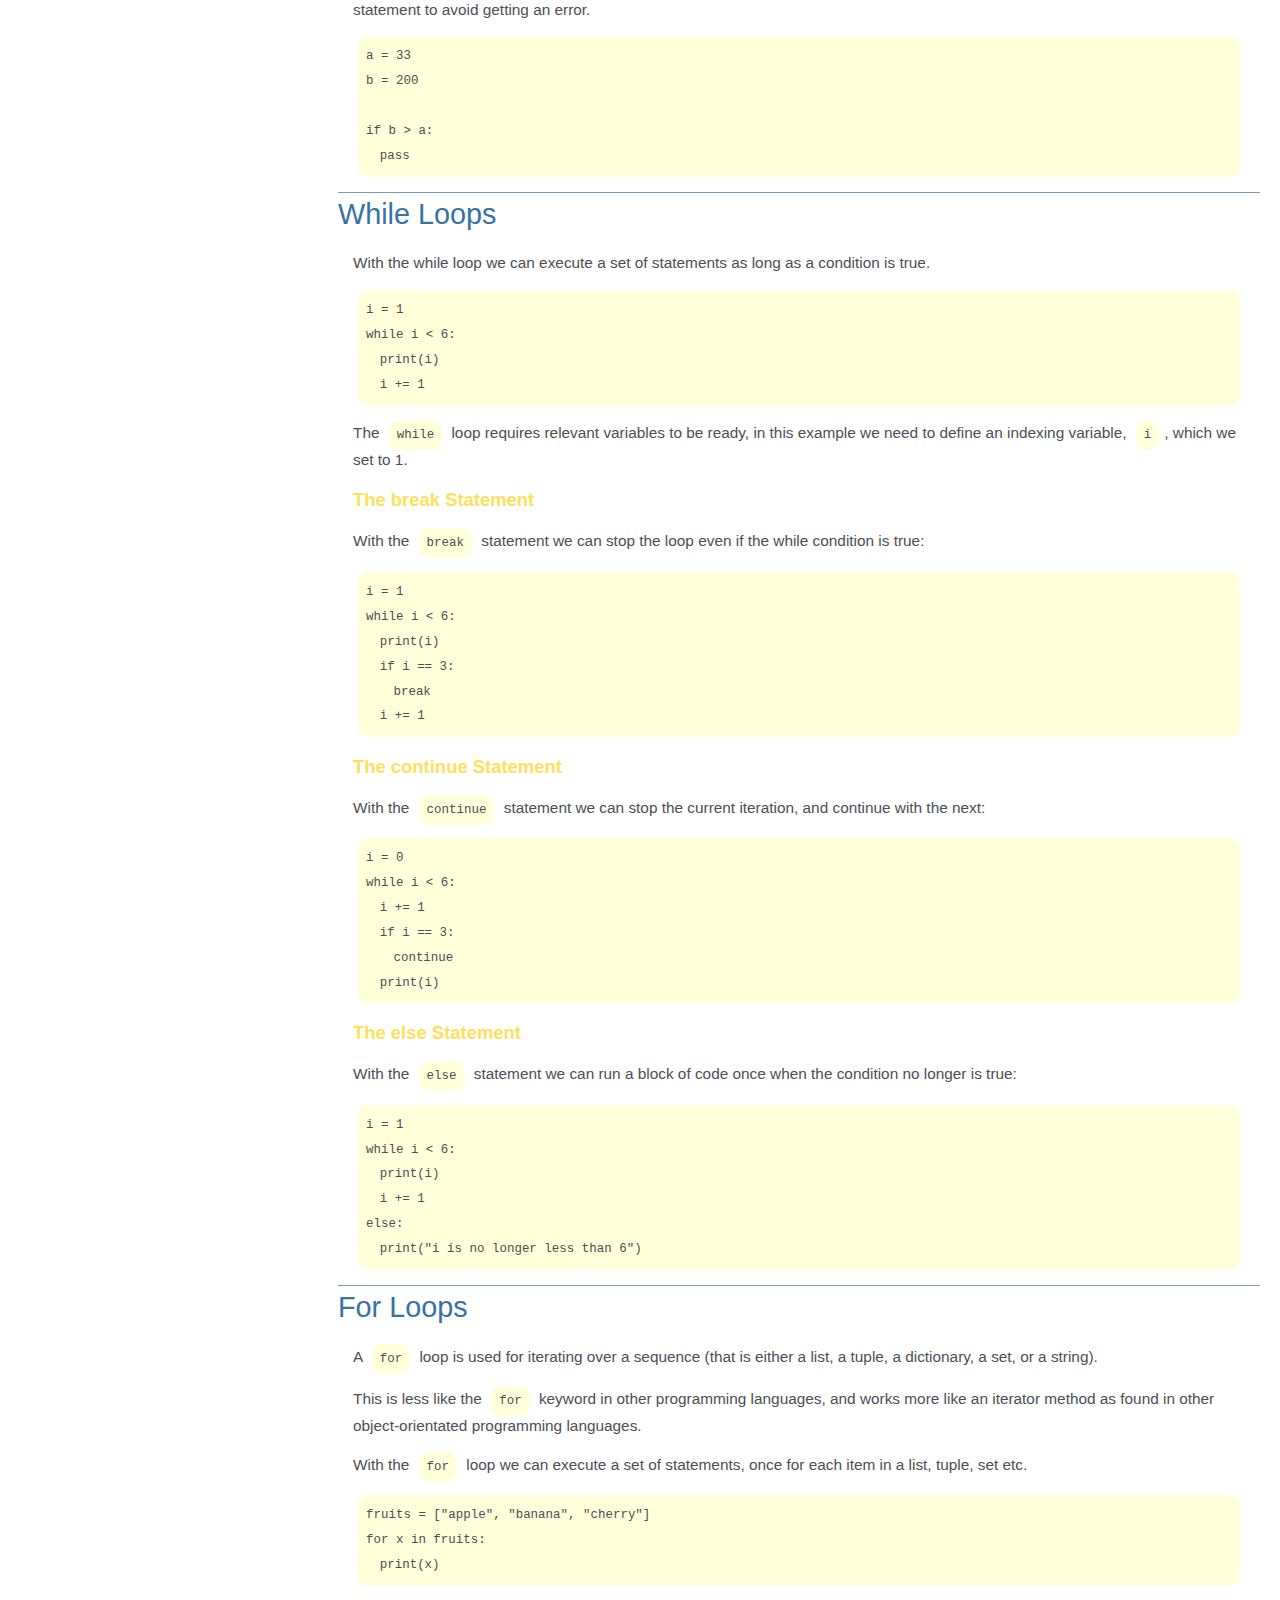
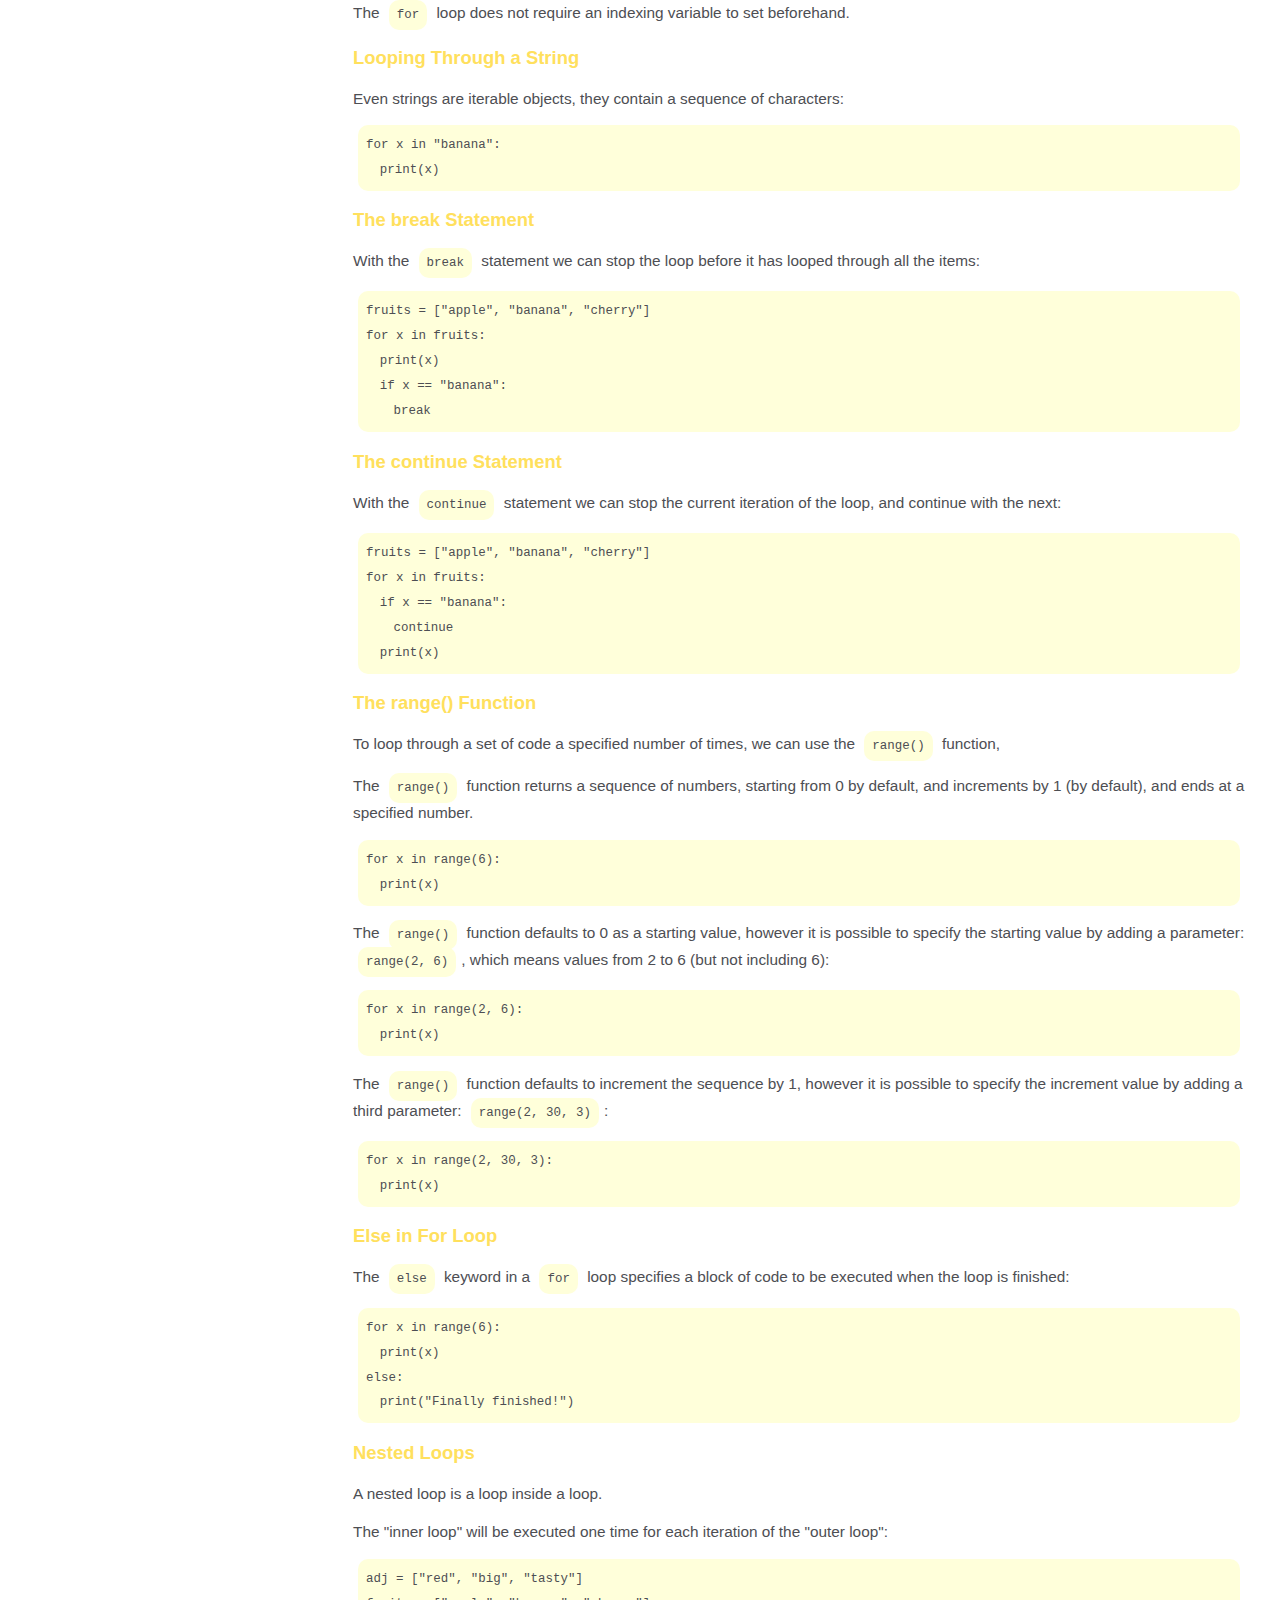
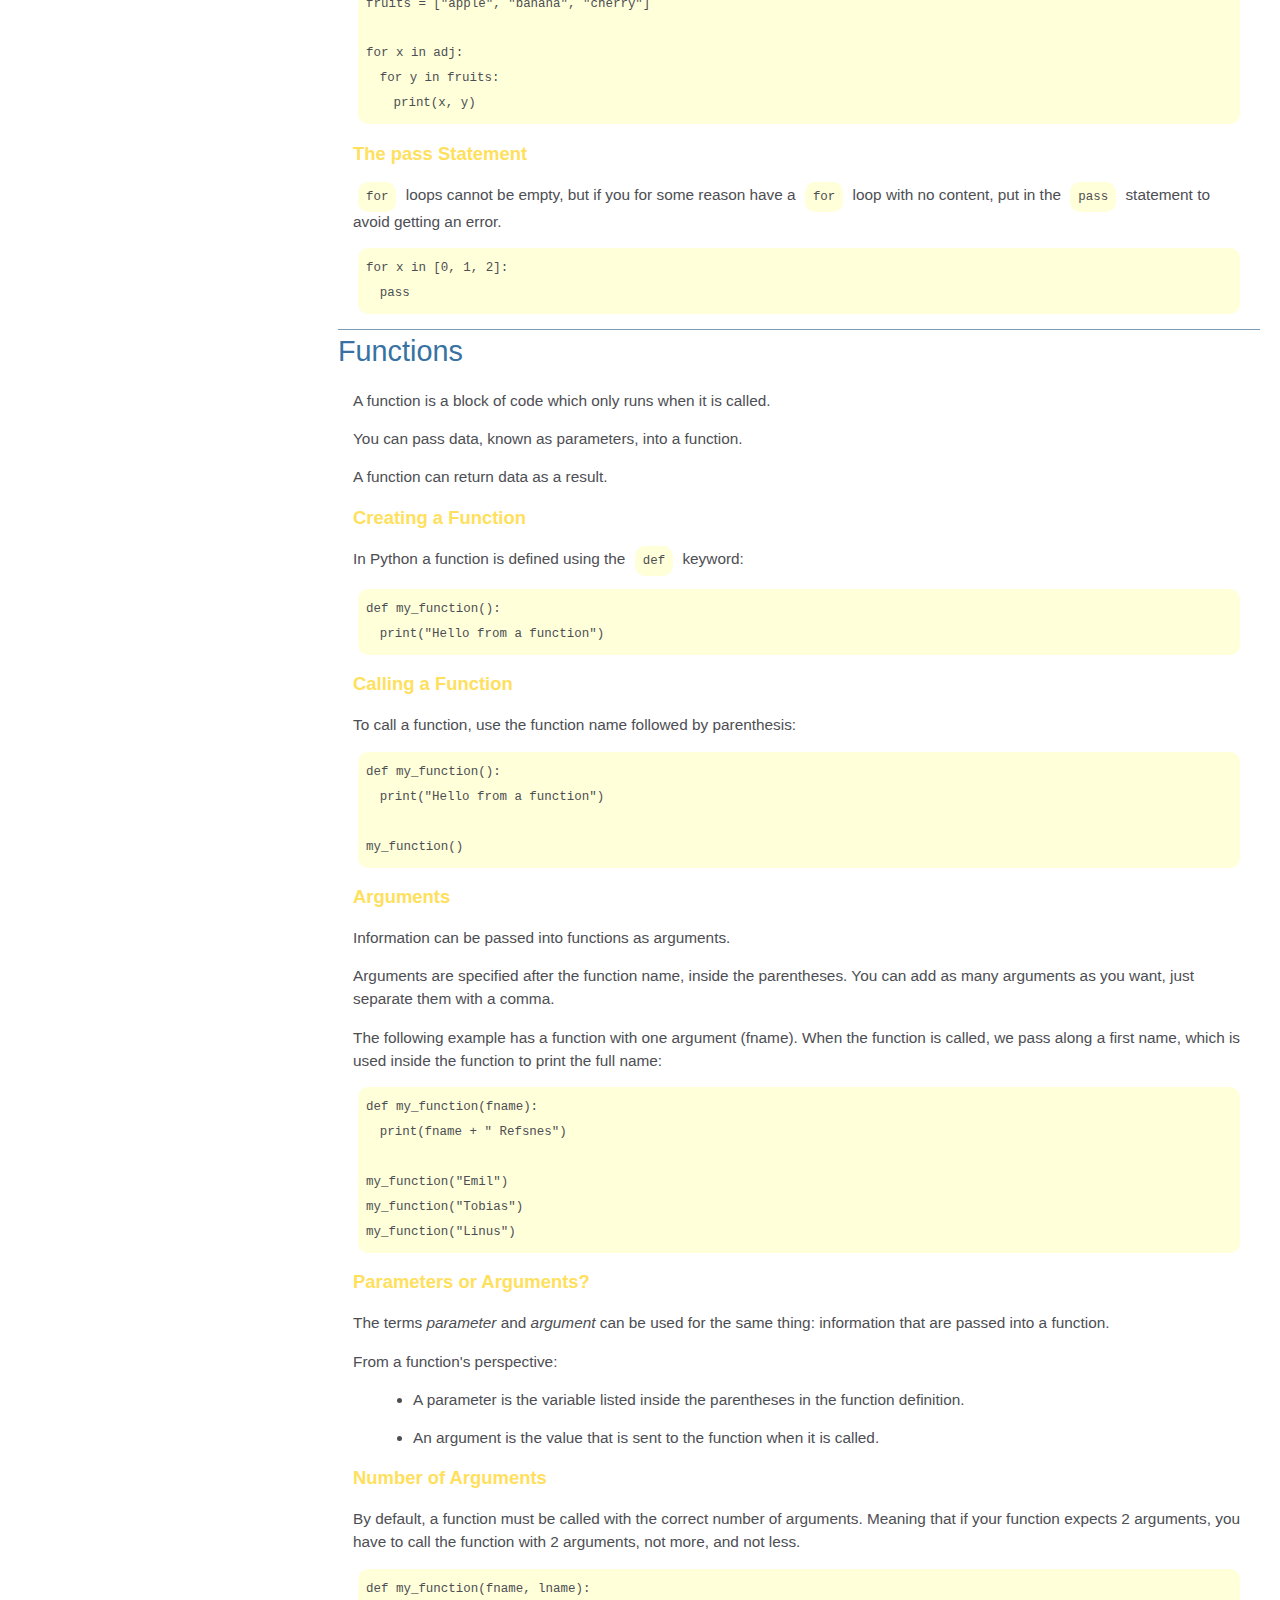
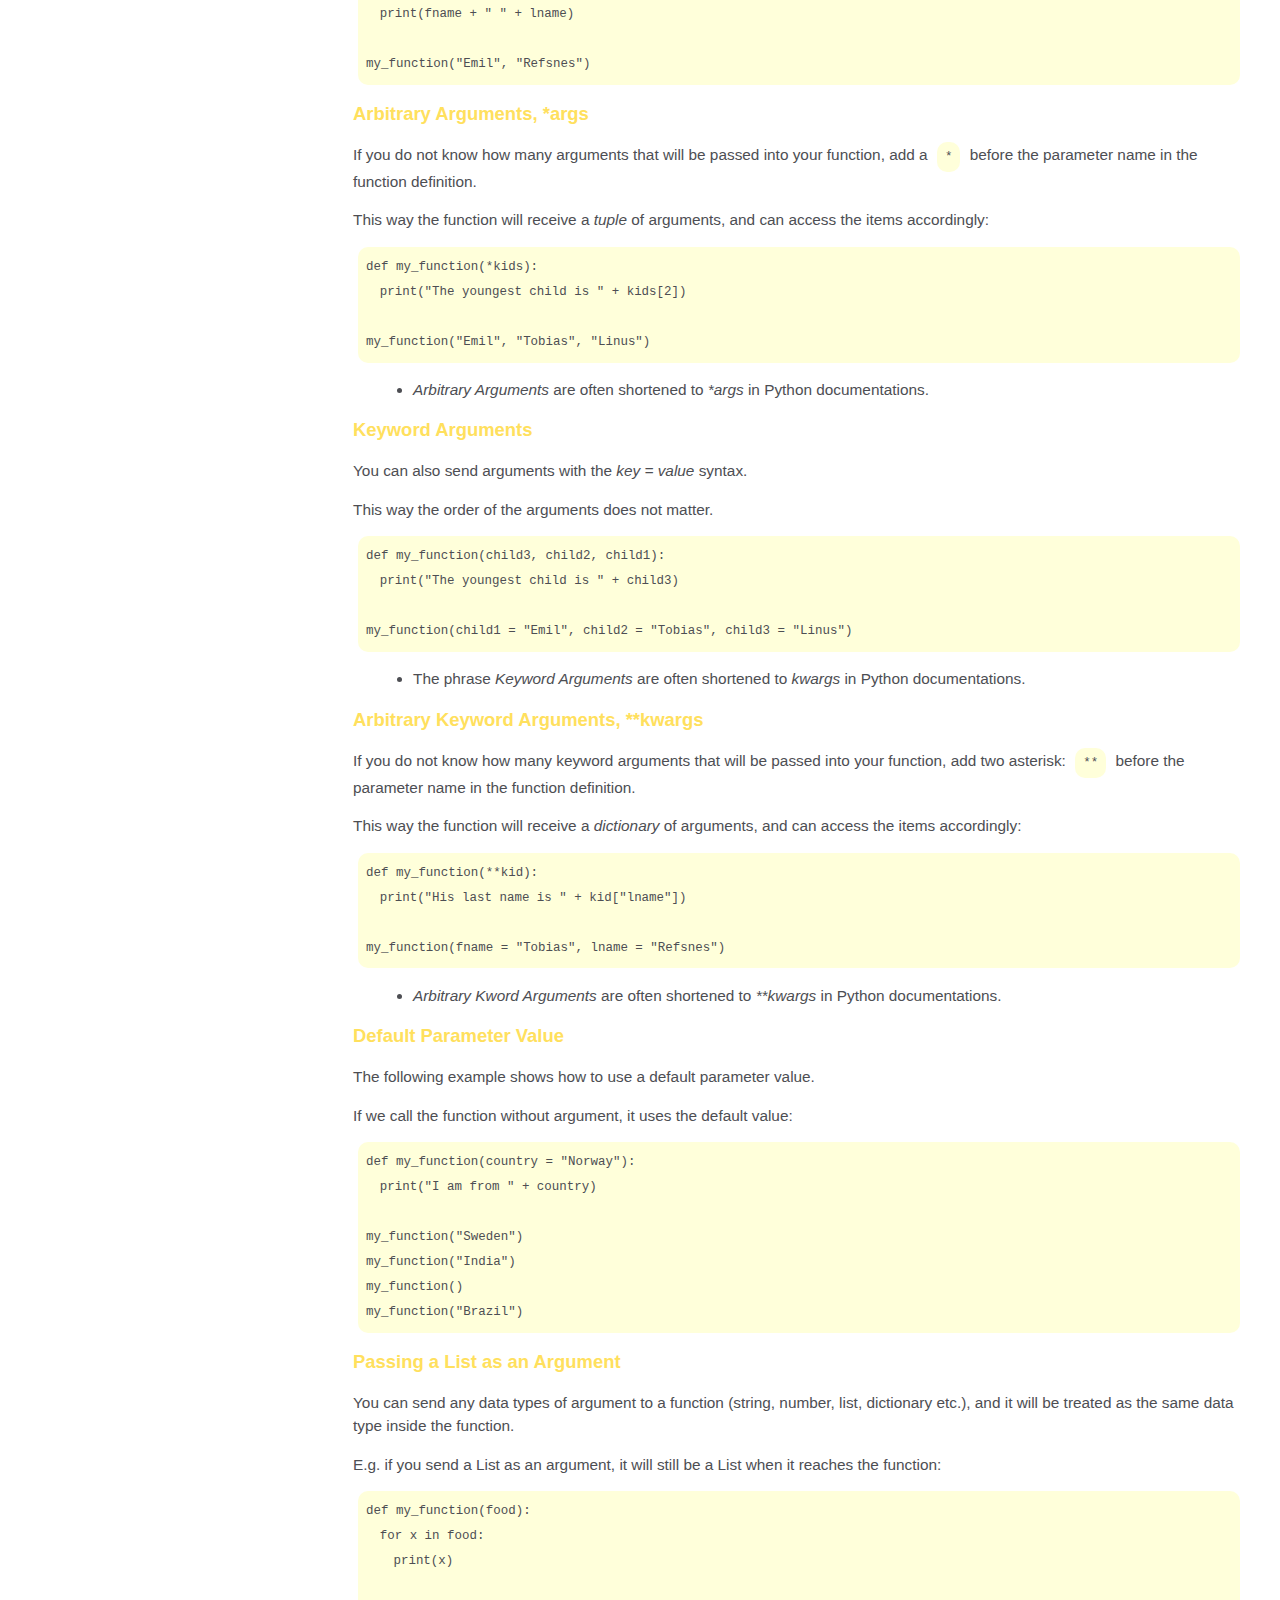
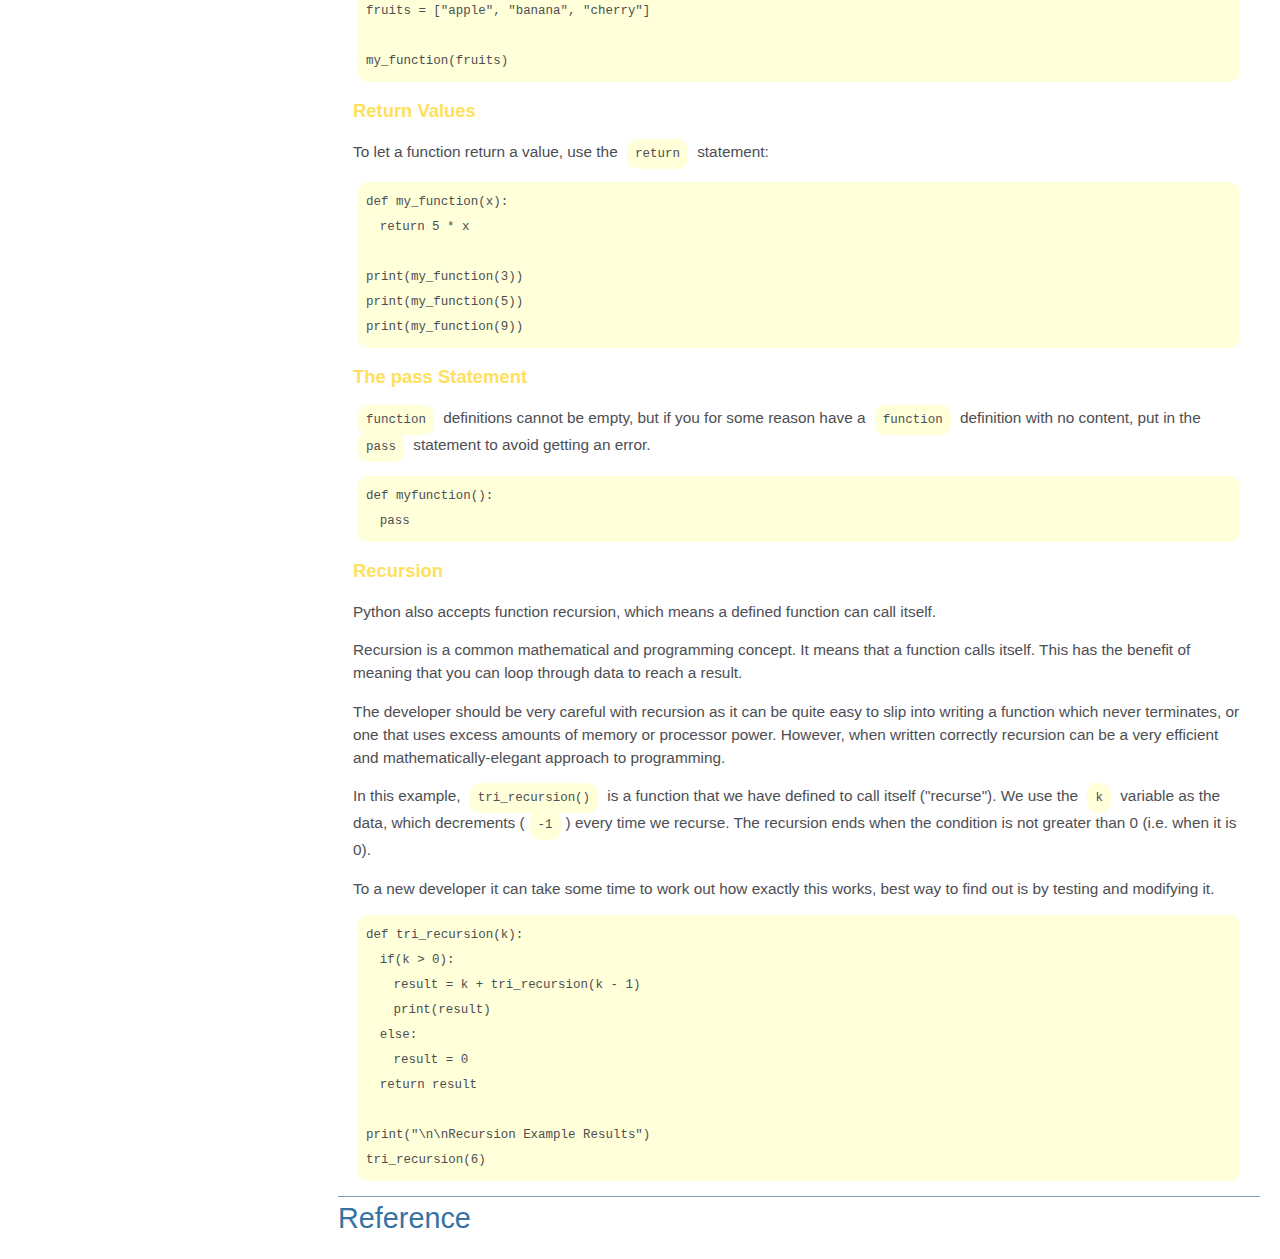
<file: responsive-web-design/technicaldoc-page/index.html>
<!DOCTYPE html>
<html lang="en">
<head>
    <meta charset="UTF-8">
    <meta name="viewport" content="width=device-width, initial-scale=1.0">
    <link rel="stylesheet" href="styles.css">
    <title>Python Documentation Page</title>
</head>
<body>
    <nav id="navbar">
        <header>PY Documentation</header>
        <ul>
            <li><a class="nav-link" href="#Introduction">Introduction</a></li>
            <li><a class="nav-link" href="#Syntax">Syntax</a></li>
            <li><a class="nav-link" href="#Comments">Comments</a></li>
            <li><a class="nav-link" href="#Variables">Variables</a></li>
            <li><a class="nav-link" href="#Data_Types">Data Types</a></li>
            <li><a class="nav-link" href="#If_Else">If Else</a></li>
            <li><a class="nav-link" href="#While_Loops">While Loops</a></li>
            <li><a class="nav-link" href="#For_Loops">For Loops</a></li>
            <li><a class="nav-link" href="#Functions">Functions</a></li>
            <li><a class="nav-link" href="#Reference">Reference</a></li>
        </ul>
    </nav>

    <main id="main-doc">
        <section class="main-section" id="Introduction">
            <header>Introduction</header>
            <article>
                <h2>What is Python?</h2>
                <p>Python is a popular programming language. It was created by Guido van Rossum, and released in 1991.</p>
                <p>It is used for:</p>
                <ul>
                    <li>web development (server-side),</li>
                    <li>software development,</li>
                    <li>mathematics,</li>
                    <li>system scripting.</li>
                </ul>
            </article>
            <article>
                <h2>What can Python do?</h2>
                <ul>
                    <li>Python can be used on a server to create web applications.</li>
                    <li>Python can be used alongside software to create workflows.</li>
                    <li>Python can connect to database systems. It can also read and modify files.</li>
                    <li>Python can be used to handle big data and perform complex mathematics.</li>
                    <li>Python can be used for rapid prototyping, or for production-ready software development.</li>
                </ul>
            </article>
            <article>
                <h2>Why Python?</h2>
                <ul>
                    <li>Python works on different platforms (Windows, Mac, Linux, Raspberry Pi, etc).</li>
                    <li>Python has a simple syntax similar to the English language.</li>
                    <li>Python has syntax that allows developers to write programs with fewer lines than some other programming languages.</li>
                    <li>Python runs on an interpreter system, meaning that code can be executed as soon as it is written. This means that prototyping can be very quick.</li>
                    <li>Python can be treated in a procedural way, an object-oriented way or a functional way.</li>
                </ul>
            </article>
            <article>
                <h2>Good to know</h2>
                <ul>
                    <li>The most recent major version of Python is Python 3, which we shall be using in this tutorial. However, Python 2, although not being updated with anything other than security updates, is still quite popular.</li>
                    <li>In this tutorial Python will be written in a text editor. It is possible to write Python in an Integrated Development Environment, such as Thonny, Pycharm, Netbeans or Eclipse which are particularly useful when managing larger collections of Python files.</li>
                </ul>
            </article>
            <article>
                <h2>Python Syntax compared to other programming languages</h2>
                <ul>
                    <li>Python was designed for readability, and has some similarities to the English language with influence from mathematics.</li>
                    <li>Python uses new lines to complete a command, as opposed to other programming languages which often use semicolons or parentheses.</li>
                    <li>Python relies on indentation, using whitespace, to define scope; such as the scope of loops, functions and classes. Other programming languages often use curly-brackets for this purpose.</li>
                </ul>
            </article>
        </section>
        <section class="main-section" id="Syntax">
            <header>Syntax</header>
            <article>
                <h2>Execute Python Syntax</h2>
                <p>As we learned in the previous page, Python syntax can be executed by writing directly in the Command Line:</p>
                <code>>>> print("Hello, World!")
                    Hello, World!</code>
                <p>Or by creating a python file on the server, using the .py file extension, and running it in the Command Line:</p>
                <code>C:\Users\Your Name>python myfile.py</code>
            </article>
            <article>
                <h2>Python Indentation</h2>
                <p>Indentation refers to the spaces at the beginning of a code line.</p>
                <p>Where in other programming languages the indentation in code is for readability only, the indentation in Python is very important.</p>
                <p>Python uses indentation to indicate a block of code.</p>
                <code>if 5 > 2:
                    &ensp; print("Five is greater than two!")</code>
                <p>The number of spaces is up to you as a programmer, the most common use is four, but it has to be at least one.</p>
                <code>if 5 > 2:
                    &nbsp; print("Five is greater than two!") 
                    if 5 > 2:
                    &emsp; &emsp; &emsp; &emsp; print("Five is greater than two!")</code>
            </article>
        </section>
        <section class="main-section" id="Comments">
            <header>Comments</header>
            <article>
                <p>Comments can be used to explain Python code.</p>
                <p>Comments can be used to make the code more readable.</p>
                <p>Comments can be used to prevent execution when testing code.</p>
            </article>
            <article>
                <h2>Creating a Comment</h2>
                <p>Comments starts with a <code class="inlinecode">#</code>, and Python will ignore them:</p>
                <code>#This is a comment
                    print("Hello, World!")</code>
                <p>Comments can be placed at the end of a line, and Python will ignore the rest of the line:</p>
                <code>print("Hello, World!") #This is a comment</code>
                <p>A comment does not have to be text that explains the code, it can also be used to prevent Python from executing code:</p>
                <code>#print("Hello, World!")
                    print("Cheers, Mate!")</code>
            </article>
            <article>
                <h2>Multi Line Comments</h2>
                <p>Python does not really have a syntax for multi line comments.</p>
                <p>To add a multiline comment you could insert a <code class="inlinecode">#</code> for each line:</p>
                <code>#This is a comment
                    #written in
                    #more than just one line
                    print("Hello, World!")</code>
                <p>Or, not quite as intended, you can use a multiline string.</p>
                <p>Since Python will ignore string literals that are not assigned to a variable, you can add a multiline string (triple quotes) in your code, and place your comment inside it:</p>
                <code>"""
                    This is a comment
                    written in
                    more than just one line
                    """
                    print("Hello, World!")</code>
                    <p>As long as the string is not assigned to a variable, Python will read the code, but then ignore it, and you have made a multiline comment.</p>
            </article>
        </section>
        <section class="main-section" id="Variables">
            <header>Variables</header>
            <article>
                <p>Variables are containers for storing data values.</p>
            </article>
            <article>
                <h2>Creating Variables</h2>
                <p>Python has no command for declaring a variable.</p>
                <p>A variable is created the moment you first assign a value to it.</p>
                <code>x = 5
                    y = "John"
                    print(x)
                    print(y)</code>
                <p>Variables do not need to be declared with any particular type, and can even change type after they have been set.</p>
                <code>x = 4 &ensp; &ensp; &ensp; &ensp; # x is of type int
                    x = "Sally" &ensp; # x is now of type str
                    print(x)</code>
            </article>
            <article>
                <h2>Casting</h2>
                <p>If you want to specify the data type of a variable, this can be done with casting.</p>
                <code>x = str(3) &ensp; &ensp; # x will be '3'
                    y = int(3) &ensp; &ensp; # y will be 3
                    z = float(3) &ensp; # z will be 3.0</code>
            </article>
            <article>
                <h2>Get the Type</h2>
                <p>You can get the data type of a variable with the <code class="inlinecode">type()</code> function.</p>
                <code>x = 5
                    y = "John"
                    print(type(x))
                    print(type(y))</code>
            </article>
            <article>
                <h2>Single or Double Quotes?</h2>
                <p>String variables can be declared either by using single or double quotes:</p>
                <code>x = "John"
                    # is the same as
                    x = 'John'</code>
            </article>
            <article>
                <h2>Case-Sensitive</h2>
                <p>Variable names are case-sensitive.</p>
                <p><i>This will create two variables:</i></p>
                <code>a = 4
                    A = "Sally"
                    #A will not overwrite a</code>
            </article>
        </section>
        <section class="main-section" id="Data_Types">
            <header>Data Types</header>
            <article>
                <h2>Built-in Data Types</h2>
                <p>In programming, data type is an important concept.</p>
                <p>Variables can store data of different types, and different types can do different things.</p>
                <p>Python has the following data types built-in by default, in these categories:</p>
                <ul>
                    <li>Text Type: <code class="inlinecode">str</code></li>
                    <li>Numeric Types: <code class="inlinecode">int</code>, <code class="inlinecode">float</code>, <code class="inlinecode">complex</code></li>
                    <li>Sequence Types: <code class="inlinecode">list</code>, <code class="inlinecode">tuple</code>, <code class="inlinecode">range</code></li>
                    <li>Mapping Type: <code class="inlinecode">dict</code></li>
                    <li>Set Types: <code class="inlinecode">set</code>, <code class="inlinecode">frozenset</code></li>
                    <li>Boolean Type: <code class="inlinecode">bool</code></li>
                    <li>Binary Types: <code class="inlinecode">bytes</code>, <code class="inlinecode">bytearray</code>, <code class="inlinecode">memoryview</code></li>
                    <li>None Type: <code class="inlinecode">NoneType</code></li>
                </ul>
            </article>
        </section>
        <section class="main-section" id="If_Else">
            <header>If Else</header>
            <article>
                <h2>Python Conditions and If statements</h2>
                <p>Python supports the usual logical conditions from mathematics:</p>
                <ul>
                    <li>Equals: <code class="inlinecode">a == b</code></li>
                    <li>Not Equals: <code class="inlinecode">a != b</code></li>
                    <li>Less than: <code class="inlinecode">a < b</code></li>
                    <li>Less than or equal to: <code class="inlinecode">a <= b</code></li>
                    <li>Greater than: <code class="inlinecode">a > b</code></li>
                    <li>Greater than or equal to: <code class="inlinecode">a >= b</code></li>
                </ul>
                <p>These conditions can be used in several ways, most commonly in "if statements" and loops.</p>
                <p>An "if statement" is written by using the <code class="inlinecode">if</code> keyword.</p>
                <code>a = 33
                    b = 200
                    if b > a:
                    &ensp; print("b is greater than a")</code>
                    <p>In this example we use two variables, <code class="inlinecode">a</code> and <code class="inlinecode">b</code>, which are used as part of the if statement to test whether <code class="inlinecode">b</code> is greater than <code class="inlinecode">a</code>. As <code class="inlinecode">a</code> is <code class="inlinecode">33</code>, and <code class="inlinecode">b</code> is <code class="inlinecode">200</code>, we know that 200 is greater than 33, and so we print to screen that "b is greater than a".</p>
            </article>
            <article>
                <h2>Elif</h2>
                <p>The <code class="inlinecode">elif</code> keyword is pythons way of saying "if the previous conditions were not true, then try this condition".</p>
                <code>a = 33
                    b = 33
                    if b > a:
                    &ensp; print("b is greater than a")
                    elif a == b:
                    &ensp; print("a and b are equal")</code>
                    <p>In this example <code class="inlinecode">a</code> is equal to <code class="inlinecode">b</code>, so the first condition is not true, but the <code class="inlinecode">elif</code> condition is true, so we print to screen that "a and b are equal".</p>
            </article>
            <article>
                <h2>Else</h2>
                <p>The <code class="inlinecode">else</code> keyword catches anything which isn't caught by the preceding conditions.</p>
                <code>a = 200
                    b = 33
                    if b > a:
                    &ensp; print("b is greater than a")
                    elif a == b:
                    &ensp; print("a and b are equal")
                    else:
                    &ensp; print("a is greater than b")
                    </code>
                    <p>In this example <code class="inlinecode">a</code> is greater than <code class="inlinecode">b</code>, so the first condition is not true, also the <code class="inlinecode">elif</code> condition is not true, so we go to the <code class="inlinecode">else</code> condition and print to screen that "a is greater than b".</p>
                    <p>You can also have an else without the elif:</p>
                    <code>a = 200
                        b = 33
                        if b > a:
                        &ensp; print("b is greater than a")
                        else:
                        &ensp; print("b is not greater than a")</code>
            </article>
            <article>
                <h2>Short Hand If</h2>
                <p>If you have only one statement to execute, you can put it on the same line as the if statement.</p>
                <code>if a > b: print("a is greater than b")</code>
            </article>
            <article>
                <h2>Short Hand If ... Else</h2>
                <p>If you have only one statement to execute, one for if, and one for else, you can put it all on the same line:</p>
                <code>a = 2
                    b = 330
                    print("A") if a > b else print("B")</code>
                <p>This technique is known as <strong>Ternary Operators</strong>, or <strong>Conditional Expressions</strong>.</p>
                <p>You can also have multiple else statements on the same line:</p>
                <code>a = 330
                    b = 330
                    print("A") if a > b else print("=") if a == b else print("B")</code>
            </article>
            <article>
                <h2>And</h2>
                <p>The <code class="inlinecode">and</code> keyword is a logical operator, and is used to combine conditional statements:</p>
                <code>a = 200
                    b = 33
                    c = 500
                    if a > b and c > a:
                    &ensp; print("Both conditions are True")</code>
            </article>
            <article>
                <h2>Or</h2>
                <p>The <code class="inlinecode">or</code> keyword is a logical operator, and is used to combine conditional statements:</p>
                <code>a = 200
                    b = 33
                    c = 500
                    if a > b or a > c:
                    &ensp; print("At least one of the conditions is True")</code>
            </article>
            <article>
                <h2>Nested If</h2>
                <p>You can have <code class="inlinecode">if</code> statements inside <code class="inlinecode">if</code> statements, this is called <i>nested</i> <code class="inlinecode">if</code> statements.</p>
                <code>x = 41

                    if x > 10:
                    &ensp; print("Above ten,")
                    &ensp; if x > 20:
                    &ensp; &ensp; print("and also above 20!")
                    &ensp; else:
                    &ensp; &ensp; print("but not above 20.")</code>
            </article>
            <article>
                <h2>The pass Statement</h2>
                <p><code class="inlinecode">if</code> statements cannot be empty, but if you for some reason have an <code class="inlinecode">if</code> statement with no content, put in the <code class="inlinecode">pass</code> statement to avoid getting an error.</p>
                <code>a = 33
                    b = 200
                    
                    if b > a:
                    &ensp; pass</code>
            </article>
        </section>
        <section class="main-section" id="While_Loops">
            <header>While Loops</header>
            <article>
                <p>With the while loop we can execute a set of statements as long as a condition is true.</p>
                <code>i = 1
                    while i < 6:
                    &ensp; print(i)
                    &ensp; i += 1</code>
                    <p>The <code class="inlinecode">while</code> loop requires relevant variables to be ready, in this example we need to define an indexing variable, <code class="inlinecode">i</code>, which we set to 1.</p>
            </article>
            <article>
                <h2>The break Statement</h2>
                <p>With the <code class="inlinecode">break</code> statement we can stop the loop even if the while condition is true:</p>
                <code>i = 1
                    while i < 6:
                    &ensp; print(i)
                    &ensp; if i == 3:
                    &ensp; &ensp; break
                    &ensp; i += 1</code>
            </article>
            <article>
                <h2>The continue Statement</h2>
                <p>With the <code class="inlinecode">continue</code> statement we can stop the current iteration, and continue with the next:</p>
                <code>i = 0
                    while i < 6:
                    &ensp; i += 1
                    &ensp; if i == 3:
                    &ensp; &ensp; continue
                    &ensp; print(i)</code>
            </article>
            <article>
                <h2>The else Statement</h2>
                <p>With the <code class="inlinecode">else</code> statement we can run a block of code once when the condition no longer is true:</p>
                <code>i = 1
                    while i < 6:
                    &ensp; print(i)
                    &ensp; i += 1
                    else:
                    &ensp; print("i is no longer less than 6")</code>
            </article>
        </section>
        <section class="main-section" id="For_Loops">
            <header>For Loops</header>
            <article>
                <p>A <code class="inlinecode">for</code> loop is used for iterating over a sequence (that is either a list, a tuple, a dictionary, a set, or a string).</p>
                <p>This is less like the <code class="inlinecode">for</code> keyword in other programming languages, and works more like an iterator method as found in other object-orientated programming languages.</p>
                <p>With the <code class="inlinecode">for</code> loop we can execute a set of statements, once for each item in a list, tuple, set etc.</p>
                <code>fruits = ["apple", "banana", "cherry"]
                    for x in fruits:
                    &ensp; print(x)</code>
                    <p>The <code class="inlinecode">for</code> loop does not require an indexing variable to set beforehand.</p>
            </article>
            <article>
                <h2>Looping Through a String</h2>
                <p>Even strings are iterable objects, they contain a sequence of characters:</p>
                <code>for x in "banana":
                    &ensp; print(x)</code>
            </article>
            <article>
                <h2>The break Statement</h2>
                <p>With the <code class="inlinecode">break</code> statement we can stop the loop before it has looped through all the items:</p>
                <code>fruits = ["apple", "banana", "cherry"]
                    for x in fruits:
                    &ensp; print(x)
                    &ensp; if x == "banana":
                    &ensp; &ensp; break</code>
            </article>
            <article>
                <h2>The continue Statement</h2>
                <p>With the <code class="inlinecode">continue</code> statement we can stop the current iteration of the loop, and continue with the next:</p>
                <code>fruits = ["apple", "banana", "cherry"]
                    for x in fruits:
                    &ensp; if x == "banana":
                    &ensp; &ensp; continue
                    &ensp; print(x)</code>
            </article>
            <article>
                <h2>The range() Function</h2>
                <p>To loop through a set of code a specified number of times, we can use the <code class="inlinecode">range()</code> function,</p>
                <p>The <code class="inlinecode">range()</code> function returns a sequence of numbers, starting from 0 by default, and increments by 1 (by default), and ends at a specified number.</p>
                <code>for x in range(6):
                    &ensp; print(x)</code>
                <p>The <code class="inlinecode">range()</code> function defaults to 0 as a starting value, however it is possible to specify the starting value by adding a parameter: <code class="inlinecode">range(2, 6)</code>, which means values from 2 to 6 (but not including 6):</p>
                <code>for x in range(2, 6):
                    &ensp; print(x)</code>
                <p>The <code class="inlinecode">range()</code> function defaults to increment the sequence by 1, however it is possible to specify the increment value by adding a third parameter: <code class="inlinecode">range(2, 30, 3)</code>:</p>
                <code>for x in range(2, 30, 3):
                    &ensp; print(x)</code>
            </article>
            <article>
                <h2>Else in For Loop</h2>
                <p>The <code class="inlinecode">else</code> keyword in a <code class="inlinecode">for</code> loop specifies a block of code to be executed when the loop is finished:</p>
                <code>for x in range(6):
                    &ensp; print(x)
                    else:
                    &ensp; print("Finally finished!")</code>
            </article>
            <article>
                <h2>Nested Loops</h2>
                <p>A nested loop is a loop inside a loop.</p>
                <p>The "inner loop" will be executed one time for each iteration of the "outer loop":</p>
                <code>adj = ["red", "big", "tasty"]
                    fruits = ["apple", "banana", "cherry"]
                    
                    for x in adj:
                    &ensp; for y in fruits:
                    &ensp; &ensp; print(x, y)</code>
            </article>
            <article>
                <h2>The pass Statement</h2>
                <p><code class="inlinecode">for</code> loops cannot be empty, but if you for some reason have a <code class="inlinecode">for</code> loop with no content, put in the <code class="inlinecode">pass</code> statement to avoid getting an error.</p>
                <code>for x in [0, 1, 2]:
                    &ensp; pass</code>
            </article>
        </section>
        <section class="main-section" id="Functions">
            <header>Functions</header>
            <article>
                <p>A function is a block of code which only runs when it is called.</p>
                <p>You can pass data, known as parameters, into a function.</p>
                <p>A function can return data as a result.</p>
            </article>
            <article>
                <h2>Creating a Function</h2>
                <p>In Python a function is defined using the <code class="inlinecode">def</code> keyword:</p>
                <code>def my_function():
                    &ensp; print("Hello from a function")</code>
            </article>
            <article>
                <h2>Calling a Function</h2>
                <p>To call a function, use the function name followed by parenthesis:</p>
                <code>def my_function():
                    &ensp; print("Hello from a function")
                  
                    my_function()</code>
            </article>
            <article>
                <h2>Arguments</h2>
                <p>Information can be passed into functions as arguments.</p>
                <p>Arguments are specified after the function name, inside the parentheses. You can add as many arguments as you want, just separate them with a comma.</p>
                <p>The following example has a function with one argument (fname). When the function is called, we pass along a first name, which is used inside the function to print the full name:</p>
                <code>def my_function(fname):
                    &ensp; print(fname + " Refsnes")
                  
                    my_function("Emil")
                    my_function("Tobias")
                    my_function("Linus")</code>
            </article>
            <article>
                <h2>Parameters or Arguments?</h2>
                <p>The terms <i>parameter</i> and <i>argument</i> can be used for the same thing: information that are passed into a function.</p>
                <p>From a function's perspective:</p>
                <ul>
                    <li>A parameter is the variable listed inside the parentheses in the function definition.</li>
                    <li>An argument is the value that is sent to the function when it is called.</li>
                </ul>
            </article>
            <article>
                <h2>Number of Arguments</h2>
                <p>By default, a function must be called with the correct number of arguments. Meaning that if your function expects 2 arguments, you have to call the function with 2 arguments, not more, and not less.</p>
                <code>def my_function(fname, lname):
                    &ensp; print(fname + " " + lname)
                  
                    my_function("Emil", "Refsnes")</code>
            </article>
            <article>
                <h2>Arbitrary Arguments, *args</h2>
                <p>If you do not know how many arguments that will be passed into your function, add a <code class="inlinecode">*</code> before the parameter name in the function definition.</p>
                <p>This way the function will receive a <i>tuple</i> of arguments, and can access the items accordingly:</p>
                <code>def my_function(*kids):
                    &ensp; print("The youngest child is " + kids[2])
                  
                    my_function("Emil", "Tobias", "Linus")</code>
                    <ul>
                        <li><i>Arbitrary Arguments</i> are often shortened to <i>*args</i> in Python documentations.</li>
                    </ul>
            </article>
            <article>
                <h2>Keyword Arguments</h2>
                <p>You can also send arguments with the <i>key = value</i> syntax.</p>
                <p>This way the order of the arguments does not matter.</p>
                <code>def my_function(child3, child2, child1):
                    &ensp; print("The youngest child is " + child3)
                  
                    my_function(child1 = "Emil", child2 = "Tobias", child3 = "Linus")</code>
                    <ul>
                        <li>The phrase <i>Keyword Arguments</i> are often shortened to <i>kwargs</i> in Python documentations.</li>
                    </ul>
            </article>
            <article>
                <h2>Arbitrary Keyword Arguments, **kwargs</h2>
                <p>If you do not know how many keyword arguments that will be passed into your function, add two asterisk: <code class="inlinecode">**</code> before the parameter name in the function definition.</p>
                <p>This way the function will receive a <i>dictionary</i> of arguments, and can access the items accordingly:</p>
                <code>def my_function(**kid):
                    &ensp; print("His last name is " + kid["lname"])
                  
                    my_function(fname = "Tobias", lname = "Refsnes")</code>
                    <ul>
                        <li><i>Arbitrary Kword Arguments</i> are often shortened to <i>**kwargs</i> in Python documentations.</li>
                    </ul>
            </article>
            <article>
                <h2>Default Parameter Value</h2>
                <p>The following example shows how to use a default parameter value.</p>
                <p>If we call the function without argument, it uses the default value:</p>
                <code>def my_function(country = "Norway"):
                    &ensp; print("I am from " + country)
                  
                    my_function("Sweden")
                    my_function("India")
                    my_function()
                    my_function("Brazil")</code>
            </article>
            <article>
                <h2>Passing a List as an Argument</h2>
                <p>You can send any data types of argument to a function (string, number, list, dictionary etc.), and it will be treated as the same data type inside the function.</p>
                <p>E.g. if you send a List as an argument, it will still be a List when it reaches the function:</p>
                <code>def my_function(food):
                    &ensp; for x in food:
                    &ensp; &ensp; print(x)
                  
                    fruits = ["apple", "banana", "cherry"]
                    
                    my_function(fruits)</code>
            </article>
            <article>
                <h2>Return Values</h2>
                <p>To let a function return a value, use the <code class="inlinecode">return</code> statement:</p>
                <code>def my_function(x):
                    &ensp; return 5 * x
                  
                    print(my_function(3))
                    print(my_function(5))
                    print(my_function(9))</code>
            </article>
            <article>
                <h2>The pass Statement</h2>
                <p><code class="inlinecode">function</code> definitions cannot be empty, but if you for some reason have a <code class="inlinecode">function</code> definition with no content, put in the <code class="inlinecode">pass</code> statement to avoid getting an error.</p>
                <code>def myfunction():
                    &ensp; pass</code>
            </article>
            <article>
                <h2>Recursion</h2>
                <p>Python also accepts function recursion, which means a defined function can call itself.</p>
                <p>Recursion is a common mathematical and programming concept. It means that a function calls itself. This has the benefit of meaning that you can loop through data to reach a result.</p>
                <p>The developer should be very careful with recursion as it can be quite easy to slip into writing a function which never terminates, or one that uses excess amounts of memory or processor power. However, when written correctly recursion can be a very efficient and mathematically-elegant approach to programming.</p>
                <p>In this example, <code class="inlinecode">tri_recursion()</code> is a function that we have defined to call itself ("recurse"). We use the <code class="inlinecode">k</code> variable as the data, which decrements (<code class="inlinecode">-1</code>) every time we recurse. The recursion ends when the condition is not greater than 0 (i.e. when it is 0).</p>
                <p>To a new developer it can take some time to work out how exactly this works, best way to find out is by testing and modifying it.</p>
                <code>def tri_recursion(k):
                    &ensp; if(k > 0):
                    &ensp; &ensp; result = k + tri_recursion(k - 1)
                    &ensp; &ensp; print(result)
                    &ensp; else:
                    &ensp; &ensp; result = 0
                    &ensp; return result
                  
                    print("\n\nRecursion Example Results")
                    tri_recursion(6)</code>
            </article>
        </section>
        <section class="main-section" id="Reference">
            <header>Reference</header>
            <article>
                <p>All the documentation in this page is taken from <a href="https://www.w3schools.com/python/" target="_blank" title="w3schools">w3schools</a></p>
            </article>
        </section>
    </main>
</body>
</html>
</file>
<file: personal-portfolio/style.css>
:root {
    --dark-olive: #429f95;
    --light-olive: #73b7b6;
    --medium-grey: #797c83;
    --light-grey: #c1c2c7;
    --dark-grey: #44494d;
    --white-grey: #faf6f3;
}

* {margin: 0; padding: 0;}  
*, *::before, *::after {box-sizing: inherit;}

html {box-sizing: border-box; scroll-behavior: smooth;}
body {font-family: 'Antic Slab', serif; font-size: 1rem; color: var(--dark-grey);} 

ul {list-style: none;}
.icons {width: 2rem;}

a {text-decoration: none; color: var(--dark-olive);}
a:hover {text-decoration: none; color: var(--light-olive);}



/* Headers */
h1 {
    max-width: 640px;
    color: var(--dark-olive);
    font-size: 3rem;
    font-weight: normal;
    font-family: 'Nerko One', cursive;  
}

h2 {
    max-width: 640px;
    margin: 0 auto 1rem auto;
    color: var(--light-olive);
    font-family: 'Indie Flower', cursive;
    text-shadow: 1px 1px 2px var(--dark-grey);
}

@media (max-width: 28.75em) {h2 {font-size: 4rem;}}



/* Navigation Section */
.navigation {
    display: flex;
    justify-content: center;
    position: fixed;
    top: 0;
    left: 0;
    width: 100%;
    background: var(--medium-grey);
    box-shadow: 1px 1px 2px var(--dark-grey);
    z-index: 10;
    font-family: 'Yeseva One', cursive;
    text-shadow: 1px 1px 2px var(--dark-grey);
}

.navigation-list {display: flex;}
.navigation-list a {display: block; font-size: 1.2rem; font-weight: bold; padding: 1.5rem; transition: ease-in-out 1.5s;}
.navigation-list a:hover {background: var(--light-grey); transition: ease-in-out 1.5s;}

@media (max-width: 28.75em) {
    .navigation {justify-content: center;} 
    .navigation-list {margin: 0 1rem;}
} 



/* Welcome Section */
.welcome {
    display: flex;
    flex-direction: column;
    justify-content: center;
    align-items: center;
    width: 100%;
    height: 100vh;
    background-color: var(--light-grey);
    background-image: radial-gradient(var(--white-grey) 0%, var(--medium-grey) 100%);
}
  
.welcome > p {
    font-size: 1.5rem;
    font-weight: 100;
}

.welcome > p.secret {
    font-size: 1rem;
    font-style: italic;
}



/* About Section */
.about {
    display: flex;
    flex-direction: column;
    justify-content: center;
    align-items: center;
    text-align: center;
    width: 100%;
    height: 80vh;
    padding: 0 2rem;
    background: var(--light-grey);
}



/* Projects section */
.projects {
    text-align: center;
    padding: 10rem 2rem;
    background: var(--white-grey);
    background-image: linear-gradient(var(--white-grey) 0%, var(--medium-grey) 100%);
}  

.project-tile {
    display: grid;
    grid-template-columns: repeat(auto-fit, minmax(320px, 1fr));
    grid-gap: 4rem;
    width: 100%;
    max-width: 1280px;
    margin: 0 auto;
    margin-bottom: 6rem;
}
  
@media (max-width: 30.625em) {
    .projects {padding: 6rem 1rem;}
    .project-tile {grid-template-columns: 1fr;}
}
  
.project {
    background: var(--light-grey);
    box-shadow: 1px 1px 2px var(--dark-grey);
    border-radius: 10px;
}

.project > img {
    display: block;
    width: 100%;
    border-top-left-radius: 10px;
    border-top-right-radius: 10px;
}
  
.emblem {
    color: var(--light-grey);
    transition: color 1s ease-out;
}
  
.project:hover .emblem {
    color: var(--light-olive);
}
  
.project-image {
    height: calc(100% - 6.8rem);
    width: 100%;
    object-fit: cover;
}
  
.project-title {
    font-size: 2rem;
    padding: 2rem 0.5rem;
    font-family: 'Indie Flower', cursive;
}



/* Contact Section */
.contact {
    display: flex;
    flex-direction: column;
    justify-content: center;
    align-items: center;
    text-align: center;
    width: 100%;
    height: 80vh;
    padding: 0 2rem;
    background: var(--light-grey);
}



/* Footer Section */
footer {
    font-weight: 300;
    display: flex;
    justify-content: space-evenly;
    padding: 2rem;
    background: var(--medium-grey);
    border-top: 1px solid var(--dark-grey);
}
  
footer > p {margin: 2rem;}
  
@media (max-width: 28.75em) {
    footer {flex-direction: column; text-align: center;}
}
</file>
<file: product-landing/style.css>
* {
    margin: 0;
    padding: 0;
    box-sizing: border-box;
}

body {
    background-color: #fff;
    color: #000f26;
    font-family: 'Courier New', Courier, monospace;
}

#wrapper {
    position: relative;
}

li {
    list-style: none;
}

a {
    color: #14dfaf;
    text-decoration: none;
}

.container {
    max-width: 1000px;
    width: 100%;
    margin: 0 auto;
}

.button {
    padding: 0 20px;
    height: 40px;
    font-size: 15px;
    font-weight: bold;
    text-transform: lowercase;
    border: 3px #000f26 solid;
    border-radius: 5px;
    background: transparent;
}

header {
    position: fixed;
    top: 0;
    min-height: 75px;
    padding: 0px 20px;
    display: flex;
    justify-content: space-around;
    align-items: center;
    background-color: #3a5152;
}

@media (max-width: 600px) {
    header {
        flex-wrap: wrap;
    }
}

.logo {
    width: 65vw;
}

@media (max-width: 650px) {
    .logo {
        margin-top: 15px;
        width: 100%;
        position: relative;
    }
}

.logo > img {
    width: 100%;
    height: 100%;
    max-width: 300px;
    display: flex;
    justify-content: center;
    align-items: center;
    text-align: center;
    margin-left: 20px;
}

@media (max-width: 650px) {
    .logo > img {
        margin: 0 auto;
    }
}

nav {
    font-weight: 400;
}

@media (max-width: 650px) {
    nav {
        margin-top: 10px;
        width: 100%;
        display: flex;
        flex-direction: column;
        align-items: center;
        text-align: center;
        padding: 0 50px;
    }
    nav li {
        padding-bottom: 5px;
    }
}

nav > ul {
    width: 35vw;
    display: flex;
    flex-direction: row;
    justify-content: space-around;
}

@media (max-width: 650px) {
    nav > ul {
        flex-direction: column;
    }
}

#mail-box {
    display: flex;
    flex-direction: column;
    align-items: center;
    justify-content: center;
    text-align: center;
    height: 200px;
    margin-top: 50px;
}

#mail-box > h2 {
    margin-bottom: 20px;
    word-wrap: break-word;
  }
  
#mail-box input[type='email'] {
    max-width: 275px;
    width: 100%;
    padding: 5px;
}
  
#mail-box input[type='submit'] {
    max-width: 150px;
    width: 100%;
    height: 30px;
    margin: 15px 0;
    border: 0;
    color: #16dcae;
    background-color: #040607;
}
  
#mail-box input[type='submit']:hover {
    color: #16dcae;
    background-color: #040607;
    transition: background-color 1s;
}
  
@media (max-width: 650px) {
    #mail-box {
      margin-top: 120px;
    }
}

#features {
    display: flex;
    justify-content: center;
    margin-top: 30px;
    text-align: center;
}
  
@media (max-width: 650px) {
    #features {
      margin-top: 0;
    }
}

#showcase {
    margin-top: 50px;
    display: flex;
    justify-content: center;
}
  
#showcase > iframe {
    max-width: 560px;
    width: 100%;
}

#pricing {
    margin-top: 60px;
    display: flex;
    flex-direction: row;
    justify-content: center;
}

.set {
    display: flex;
    flex-direction: column;
    align-items: center;
    text-align: center;
    width: calc(100% / 3);
    margin: 10px;
    border: 1px solid #040607;
    border-radius: 10px;
}

.set > .armor {
    background-color: #078268;
    border-top-left-radius: 10px;
    border-top-right-radius: 10px;
    color: #2affd6;
    padding: 15px 0;
    width: 100%;
    text-transform: uppercase;
    font-weight: 700;
}
  
.set > h2 {
    margin-top: 15px;
  }
  
.set > ol {
    margin: 15px 0;
}
  
.set > ol > li {
    padding: 5px 0;
}
  
.set > button {
    border: 0;
    margin: 15px 0;
    color: #16dcae;
    background-color: #040607;
    font-weight: bold;
}
  
.set > button:hover {
    background-color: #040607;
    transition: background-color 1s;
}
  
@media (max-width: 800px) {
    #pricing {
      flex-direction: column;
    }
    .set {
      max-width: 300px;
      width: 100%;
      margin: 0 auto;
      margin-bottom: 10px;
    }
}
  
footer {
    margin-top: 30px;
    background-color: #3a5152;
    padding: 20px;
}
  
footer > ul {
    display: flex;
    justify-content: flex-end;
}
  
footer > ul > li {
    padding: 0 10px;
}
  
footer > span {
    margin-top: 5px;
    display: flex;
    justify-content: flex-end;
    font-size: 0.9em;
    color: #fff;
}
</file>
<file: survey-form/style.css>
body {
    font-family: 'Gill Sans', 'Gill Sans MT', Calibri, 'Trebuchet MS', sans-serif;
    background: url('https://www.wallpapermaiden.com/image/2021/05/11/anime-magical-world-polychromatic-anime-girl-anime-landscape-anime-44474.jpeg') fixed no-repeat #2757ae;
    color: #3c316e;
}

h1 {
    text-transform: uppercase;
    font-family: Georgia, 'Times New Roman', Times, serif;
    color: #e5f9f9;
    text-shadow: 5px 5px 10px #2f619e;
}

p#description {
    text-transform: lowercase;
    font-style: italic;
}

h3 {
    color: #c2e4ee;
    margin-bottom: 0;
    padding-bottom: 0;
    font-family: Georgia, 'Times New Roman', Times, serif;
    font-size: 14px;
}

div#content {
    margin: 0 auto;
    width: 600px;
    background: rgba(107, 115, 194, 0.8);
    padding: 10px;
    border-radius: 10px;
    box-shadow: 5px 5px 10px #2f619e;
}

div#header {
    text-align: center;
}

form#survey-form {
    margin: auto;
    width: 85%;
}

input, textarea {
    box-shadow: 5px 5px 10px #2f619e;
    border: none;
    font-family: 'Gill Sans', 'Gill Sans MT', Calibri, 'Trebuchet MS', sans-serif;
}
</file>
<file: responsive-web-design/survey-form/style.css>
body {
    font-family: 'Gill Sans', 'Gill Sans MT', Calibri, 'Trebuchet MS', sans-serif;
    background: url('https://www.wallpapermaiden.com/image/2021/05/11/anime-magical-world-polychromatic-anime-girl-anime-landscape-anime-44474.jpeg') fixed no-repeat #2757ae;
    color: #3c316e;
}

h1 {
    text-transform: uppercase;
    font-family: Georgia, 'Times New Roman', Times, serif;
    color: #e5f9f9;
    text-shadow: 5px 5px 10px #2f619e;
}

p#description {
    text-transform: lowercase;
    font-style: italic;
}

h3 {
    color: #c2e4ee;
    margin-bottom: 0;
    padding-bottom: 0;
    font-family: Georgia, 'Times New Roman', Times, serif;
    font-size: 14px;
}

div#content {
    margin: 0 auto;
    width: 600px;
    background: rgba(107, 115, 194, 0.8);
    padding: 10px;
    border-radius: 10px;
    box-shadow: 5px 5px 10px #2f619e;
}

div#header {
    text-align: center;
}

form#survey-form {
    margin: auto;
    width: 85%;
}

input, textarea {
    box-shadow: 5px 5px 10px #2f619e;
    border: none;
    font-family: 'Gill Sans', 'Gill Sans MT', Calibri, 'Trebuchet MS', sans-serif;
}
</file>
<file: responsive-web-design/technicaldoc-page/styles.css>
html, body {
  min-width: 290px;
  color: #4d4e53;
  background-color: #ffffff;
  font-family: 'Trebuchet MS', 'Lucida Sans Unicode', 'Lucida Grande', 'Lucida Sans', Arial, sans-serif;
  line-height: 1.5;
}

#navbar {
  position: fixed;
  min-width: 290px;
  top: 0px;
  left: 0px;
  width: 300px;
  height: 100%;
  border-right: solid #7c9bb4;
}

h2 {
    color: #ffe05d;
    text-align: left;
    font-size: 1.2em;
}

header {
  color: #3772a3;
  margin: 10px;
  text-align: center;
  font-size: 1.8em;
  font-weight: thin;
}

#main-doc header {
  text-align: left;
  margin: 0px;
}

#navbar ul {
  height: 88%;
  padding: 0;
  overflow-y: auto;
  overflow-x: hidden;
}

#navbar li {
  color: #4d4e53;
  border-top: 1px solid #7c9bb4;
  list-style: none;
  position: relative;
  width: 100%;
}

#navbar a {
  display: block;
  padding: 10px 30px;
  color: #4d4e53;
  text-decoration: none;
}

#main-doc {
  position: absolute;
  margin-left: 310px;
  padding: 20px;
  margin-bottom: 110px;
}

section article {
  color: #4d4e53;
  margin: 15px;
  font-size: 0.96em;
}

section li {
  margin: 15px 0px 0px 20px;
}

section {
    border-top: 1px solid #7c9bb4;
}

code {
  display: block;
  text-align: left;
  white-space: pre-line;
  position: relative;
  word-break: normal;
  word-wrap: normal;
  line-height: 2;
  background-color: #ffffda;
  padding: 8px;
  margin: 5px;
  border-radius: 10px;
}

code.inlinecode {
    display: inline;
}

@media only screen and (max-width: 815px) {
  #navbar ul {
    border: 1px solid;
    height: 207px;
  }

  #navbar {
    background-color: white;
    position: absolute;
    top: 0;
    padding: 0;
    margin: 0;
    width: 100%;
    max-height: 275px;
    border: none;
    z-index: 1;
    border-bottom: 2px solid;
  }

  #main-doc {
    position: relative;
    margin-left: 0px;
    margin-top: 270px;
  }
}

@media only screen and (max-width: 400px) {
  #main-doc {
    margin-left: -10px;
  }

  code {
    margin-left: -20px;
    width: 100%;
    padding: 15px;
    padding-left: 10px;
    padding-right: 45px;
    min-width: 233px;
  }
}
</file>
